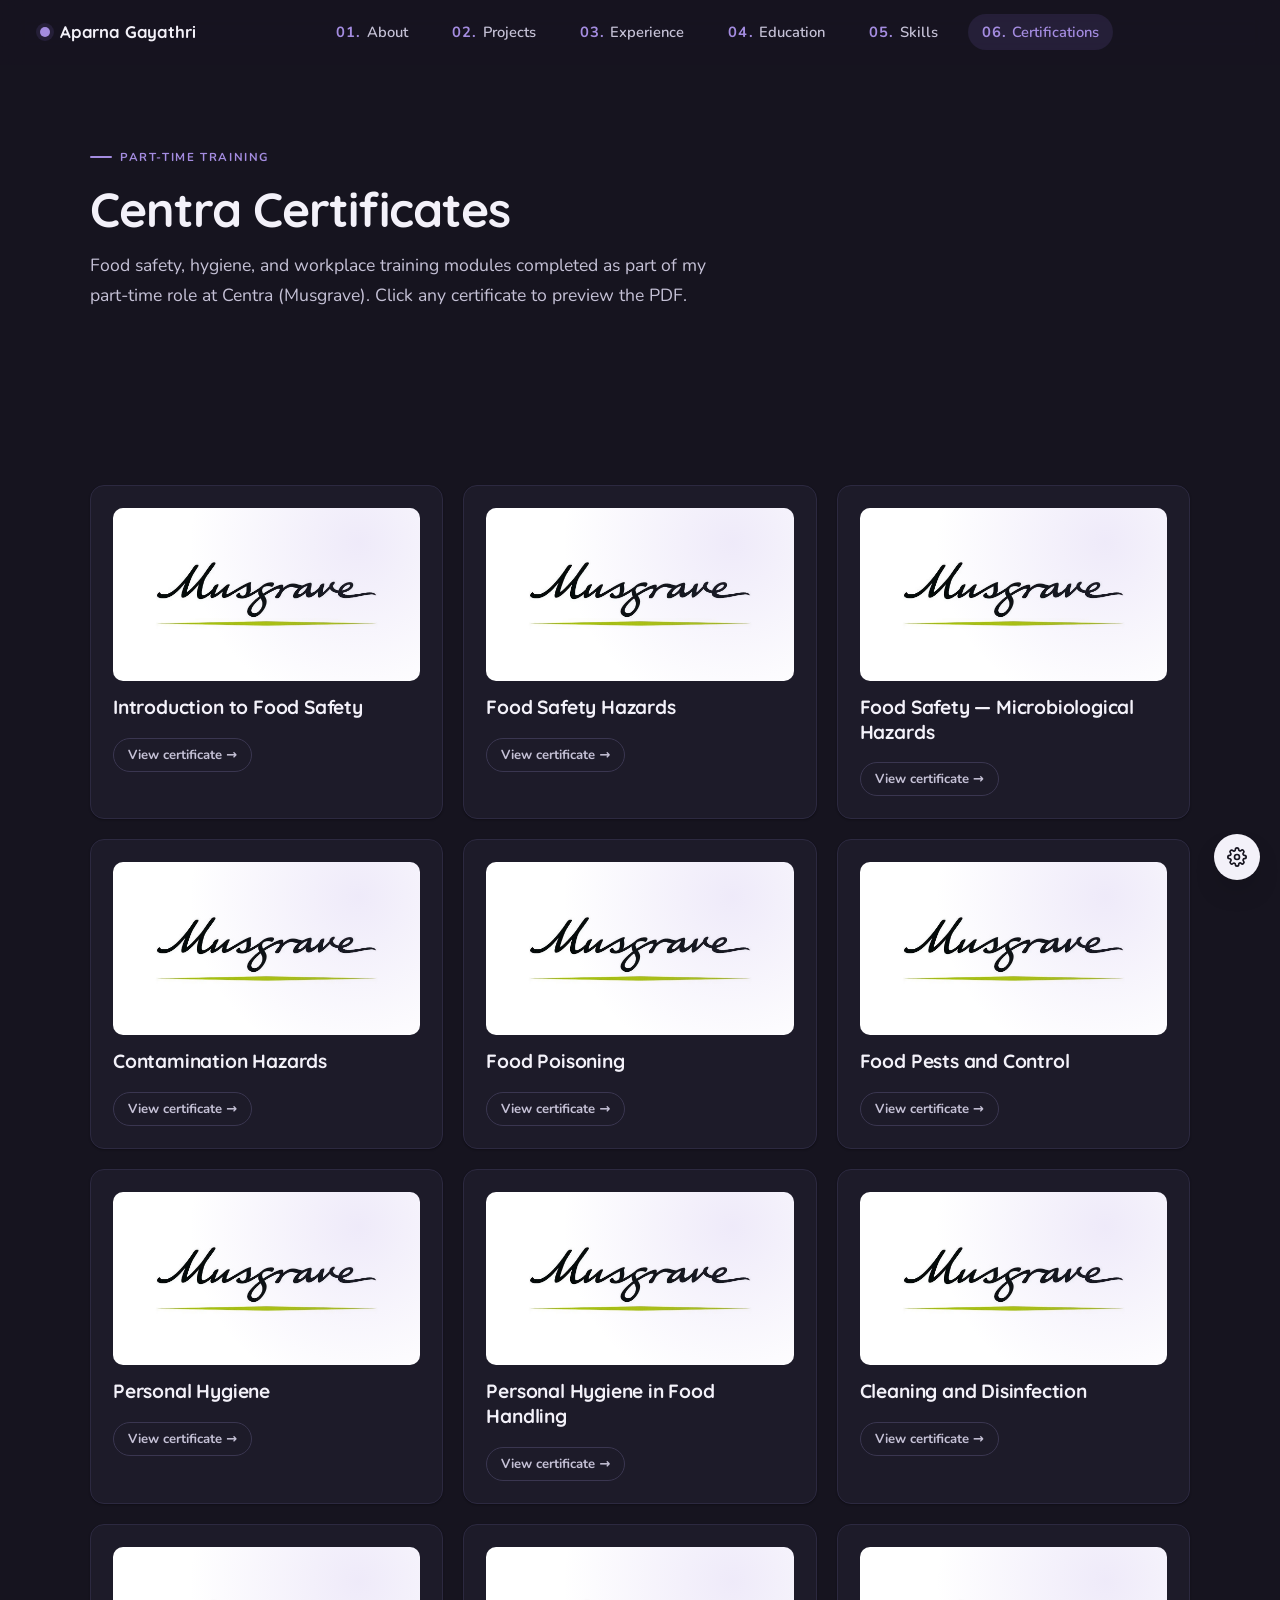
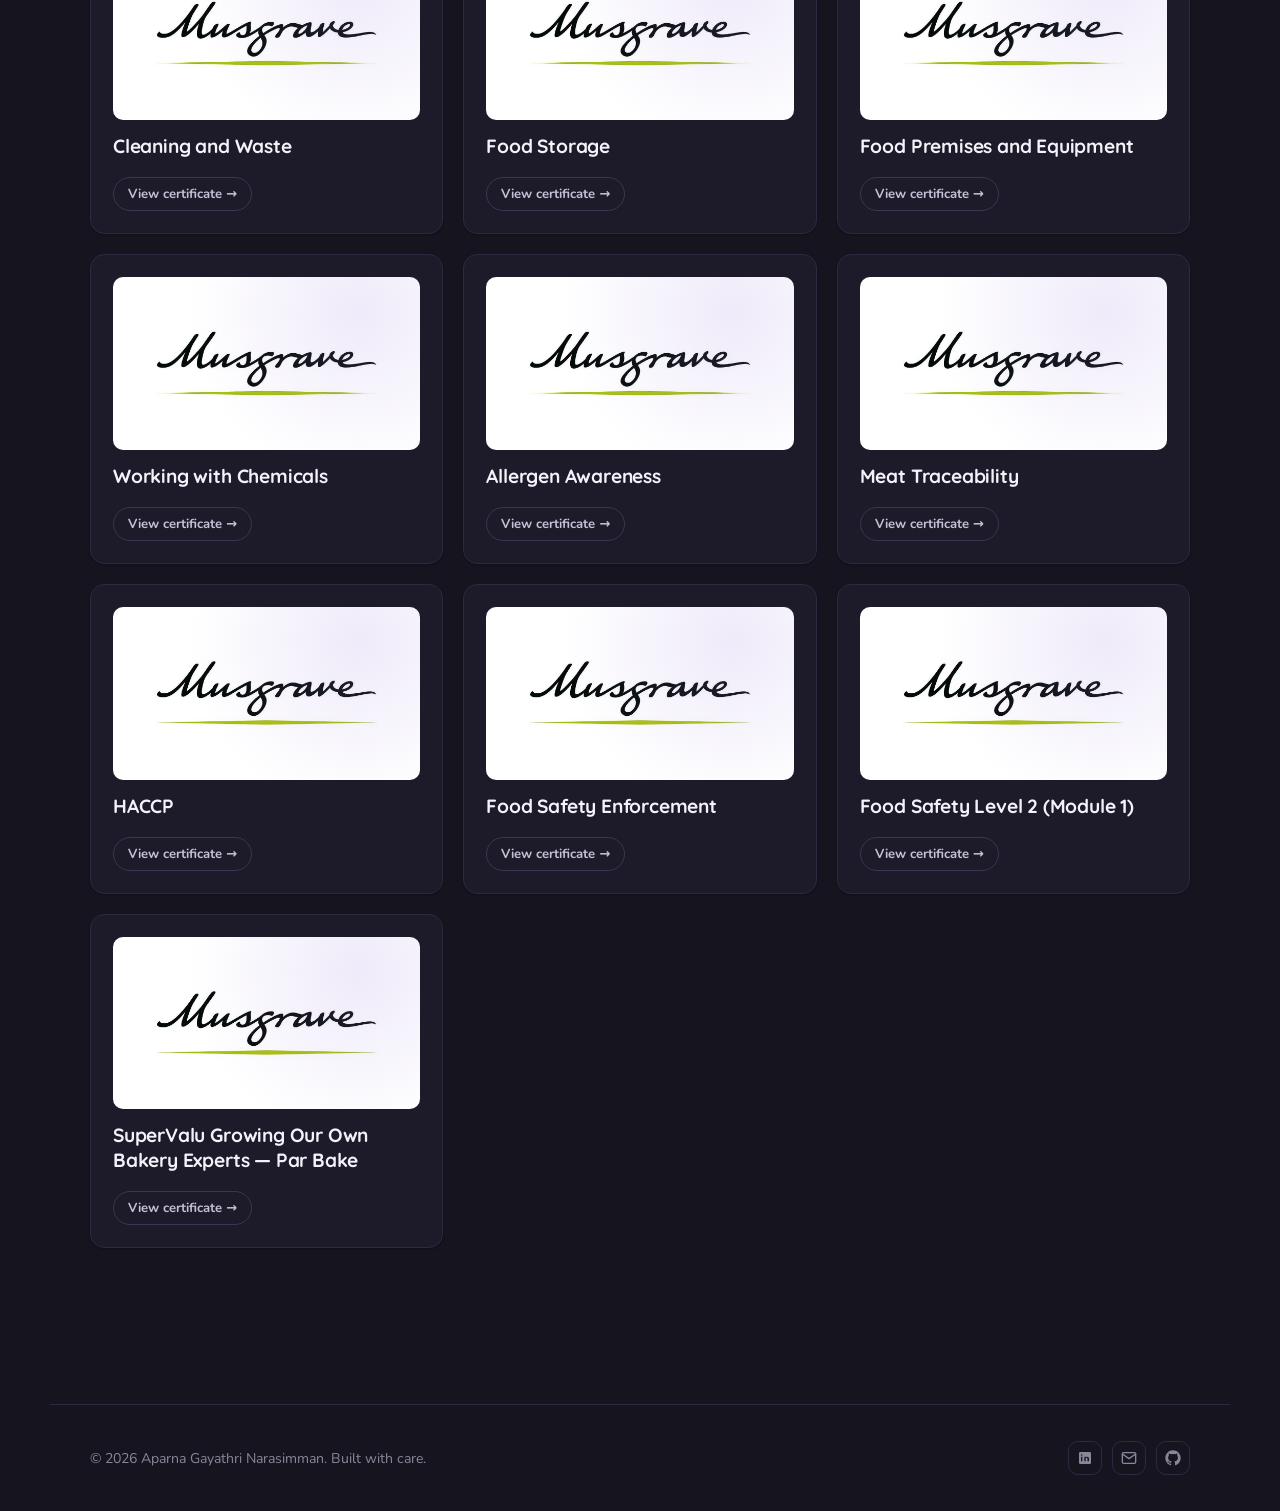
<file: centra-certificates.html>
<!doctype html>
<html lang="en">
<head>
<meta charset="utf-8" />
<meta name="viewport" content="width=device-width,initial-scale=1" />
<title>Centra Certificates - Aparna Gayathri Narasimman</title>
<meta name="description" content="Food safety and workplace training certifications completed as part of my part-time role at Centra (Musgrave)." />
<meta property="og:title" content="Centra Certificates — Aparna Gayathri Narasimman" />
<meta property="og:description" content="Food safety and workplace training certifications completed as part of my part-time role at Centra (Musgrave)." />
<link rel="icon" type="image/svg+xml" href="data:image/svg+xml,%3Csvg xmlns='http://www.w3.org/2000/svg' viewBox='0 0 32 32'%3E%3Crect width='32' height='32' rx='8' fill='%238b6fd7'/%3E%3Ctext x='50%25' y='55%25' font-family='Quicksand,sans-serif' font-size='16' font-weight='700' fill='white' text-anchor='middle' dominant-baseline='middle'%3EA%3C/text%3E%3C/svg%3E" />
<link rel="preconnect" href="https://fonts.googleapis.com" />
<link rel="preconnect" href="https://fonts.gstatic.com" crossorigin />
<link href="https://fonts.googleapis.com/css2?family=Quicksand:wght@400;500;600;700&family=Nunito:wght@400;500;600;700;800&display=swap" rel="stylesheet" />
<link rel="stylesheet" href="styles.css" />
</head>
<body>
<nav class="nav" id="nav">
  <a href="index.html" class="nav-logo" aria-label="Aparna Gayathri — home"><span class="dot"></span>Aparna Gayathri</a>
  <ul class="nav-links" id="navLinks">
    <li><a href="about.html" data-link="about">About</a></li>
    <li><a href="index.html#projects" data-link="projects">Projects</a></li>
    <li><a href="index.html#experience" data-link="experience">Experience</a></li>
    <li><a href="index.html#education" data-link="education">Education</a></li>
    <li><a href="index.html#skills" data-link="skills">Skills</a></li>
    <li><a href="index.html#certs" data-link="certs" class="active">Certifications</a></li>
  </ul>
  <button class="nav-toggle" id="navToggle" aria-label="Open menu" aria-expanded="false" aria-controls="navLinks"><svg viewBox="0 0 24 24" fill="none" stroke-width="2" stroke-linecap="round"><line x1="4" y1="7" x2="20" y2="7"/><line x1="4" y1="12" x2="20" y2="12"/><line x1="4" y1="17" x2="20" y2="17"/></svg></button>
</nav>
<section class="page-hero">
  <div class="eyebrow">Part-time training</div>
  <h1>Centra Certificates</h1>
  <p class="lede">Food safety, hygiene, and workplace training modules completed as part of my part-time role at Centra (Musgrave). Click any certificate to preview the PDF.</p>
</section>
<section class="section">
  <div class="grid reveal">
    <article class="card" data-id="introduction-to-food-safety">
      <div class="card-cover"><img src="assets/musgrave.jpg" alt="Musgrave" style="width:100%;height:100%;object-fit:cover;" /></div>
      <h3 class="card-title">Introduction to Food Safety</h3>
      <div class="card-actions">
        <button type="button" class="card-action cert-pdf-btn" data-pdf="https://drive.google.com/file/d/198Z6glxCIqYgNTaV64Y4EzHaqGTA4F_2/preview" data-pdf-title="Introduction to Food Safety">View certificate →</button>
      </div>
    </article>
    <article class="card" data-id="food-safety-hazards">
      <div class="card-cover"><img src="assets/musgrave.jpg" alt="Musgrave" style="width:100%;height:100%;object-fit:cover;" /></div>
      <h3 class="card-title">Food Safety Hazards</h3>
      <div class="card-actions">
        <button type="button" class="card-action cert-pdf-btn" data-pdf="https://drive.google.com/file/d/1XCeJ2AfAYpVL0uabx21_vpIiZxnBGXue/preview" data-pdf-title="Food Safety Hazards">View certificate →</button>
      </div>
    </article>
    <article class="card" data-id="food-safety-microbiological-hazards">
      <div class="card-cover"><img src="assets/musgrave.jpg" alt="Musgrave" style="width:100%;height:100%;object-fit:cover;" /></div>
      <h3 class="card-title">Food Safety — Microbiological Hazards</h3>
      <div class="card-actions">
        <button type="button" class="card-action cert-pdf-btn" data-pdf="https://drive.google.com/file/d/1lrXyxl9XS0vtawrc_ll2VFF2Nymwd-DI/preview" data-pdf-title="Food Safety — Microbiological Hazards">View certificate →</button>
      </div>
    </article>
    <article class="card" data-id="contamination-hazards">
      <div class="card-cover"><img src="assets/musgrave.jpg" alt="Musgrave" style="width:100%;height:100%;object-fit:cover;" /></div>
      <h3 class="card-title">Contamination Hazards</h3>
      <div class="card-actions">
        <button type="button" class="card-action cert-pdf-btn" data-pdf="https://drive.google.com/file/d/1DAJQqoyRrTA2kfr4XqSNEVTDnIuaMeU6/preview" data-pdf-title="Contamination Hazards">View certificate →</button>
      </div>
    </article>
    <article class="card" data-id="food-poisoning">
      <div class="card-cover"><img src="assets/musgrave.jpg" alt="Musgrave" style="width:100%;height:100%;object-fit:cover;" /></div>
      <h3 class="card-title">Food Poisoning</h3>
      <div class="card-actions">
        <button type="button" class="card-action cert-pdf-btn" data-pdf="https://drive.google.com/file/d/1cRr9mctVjh7VVpwvpmOsPl2zBngfZ6dp/preview" data-pdf-title="Food Poisoning">View certificate →</button>
      </div>
    </article>
    <article class="card" data-id="food-pests-and-control">
      <div class="card-cover"><img src="assets/musgrave.jpg" alt="Musgrave" style="width:100%;height:100%;object-fit:cover;" /></div>
      <h3 class="card-title">Food Pests and Control</h3>
      <div class="card-actions">
        <button type="button" class="card-action cert-pdf-btn" data-pdf="https://drive.google.com/file/d/1LQbMv7DJo3GR1TMwt_jUcEwvSdc6kwI5/preview" data-pdf-title="Food Pests and Control">View certificate →</button>
      </div>
    </article>
    <article class="card" data-id="personal-hygiene">
      <div class="card-cover"><img src="assets/musgrave.jpg" alt="Musgrave" style="width:100%;height:100%;object-fit:cover;" /></div>
      <h3 class="card-title">Personal Hygiene</h3>
      <div class="card-actions">
        <button type="button" class="card-action cert-pdf-btn" data-pdf="https://drive.google.com/file/d/1ElrkmfWG3gl1LRXgP22RRHM9d2E9thEF/preview" data-pdf-title="Personal Hygiene">View certificate →</button>
      </div>
    </article>
    <article class="card" data-id="personal-hygiene-in-food-handling">
      <div class="card-cover"><img src="assets/musgrave.jpg" alt="Musgrave" style="width:100%;height:100%;object-fit:cover;" /></div>
      <h3 class="card-title">Personal Hygiene in Food Handling</h3>
      <div class="card-actions">
        <button type="button" class="card-action cert-pdf-btn" data-pdf="https://drive.google.com/file/d/1zZfiBIX_mNwYzBYtkgCPSinGF6X876ju/preview" data-pdf-title="Personal Hygiene in Food Handling">View certificate →</button>
      </div>
    </article>
    <article class="card" data-id="cleaning-and-disinfection">
      <div class="card-cover"><img src="assets/musgrave.jpg" alt="Musgrave" style="width:100%;height:100%;object-fit:cover;" /></div>
      <h3 class="card-title">Cleaning and Disinfection</h3>
      <div class="card-actions">
        <button type="button" class="card-action cert-pdf-btn" data-pdf="https://drive.google.com/file/d/13lkO3-egUhB78XpxfNlqCizJA_p0fvLN/preview" data-pdf-title="Cleaning and Disinfection">View certificate →</button>
      </div>
    </article>
    <article class="card" data-id="cleaning-and-waste">
      <div class="card-cover"><img src="assets/musgrave.jpg" alt="Musgrave" style="width:100%;height:100%;object-fit:cover;" /></div>
      <h3 class="card-title">Cleaning and Waste</h3>
      <div class="card-actions">
        <button type="button" class="card-action cert-pdf-btn" data-pdf="https://drive.google.com/file/d/177NJ-SVFxEO47zDE2oqO8JRpwsNT3Lgg/preview" data-pdf-title="Cleaning and Waste">View certificate →</button>
      </div>
    </article>
    <article class="card" data-id="food-storage">
      <div class="card-cover"><img src="assets/musgrave.jpg" alt="Musgrave" style="width:100%;height:100%;object-fit:cover;" /></div>
      <h3 class="card-title">Food Storage</h3>
      <div class="card-actions">
        <button type="button" class="card-action cert-pdf-btn" data-pdf="https://drive.google.com/file/d/1e315aU_cppeni4H-9bRt22kYlEcgRonZ/preview" data-pdf-title="Food Storage">View certificate →</button>
      </div>
    </article>
    <article class="card" data-id="food-premises-and-equipment">
      <div class="card-cover"><img src="assets/musgrave.jpg" alt="Musgrave" style="width:100%;height:100%;object-fit:cover;" /></div>
      <h3 class="card-title">Food Premises and Equipment</h3>
      <div class="card-actions">
        <button type="button" class="card-action cert-pdf-btn" data-pdf="https://drive.google.com/file/d/1CM3ujwxaAjNDvsUDqkRqxQ2jwU0DH_2M/preview" data-pdf-title="Food Premises and Equipment">View certificate →</button>
      </div>
    </article>
    <article class="card" data-id="working-with-chemicals">
      <div class="card-cover"><img src="assets/musgrave.jpg" alt="Musgrave" style="width:100%;height:100%;object-fit:cover;" /></div>
      <h3 class="card-title">Working with Chemicals</h3>
      <div class="card-actions">
        <button type="button" class="card-action cert-pdf-btn" data-pdf="https://drive.google.com/file/d/1QIRjOiXkYEIiNm2OQBuoCe7Zq6fKRR-L/preview" data-pdf-title="Working with Chemicals">View certificate →</button>
      </div>
    </article>
    <article class="card" data-id="allergen-awareness">
      <div class="card-cover"><img src="assets/musgrave.jpg" alt="Musgrave" style="width:100%;height:100%;object-fit:cover;" /></div>
      <h3 class="card-title">Allergen Awareness</h3>
      <div class="card-actions">
        <button type="button" class="card-action cert-pdf-btn" data-pdf="https://drive.google.com/file/d/1n7hbmkxtvbKxDKcj7008YMNr4DbqNUi4/preview" data-pdf-title="Allergen Awareness">View certificate →</button>
      </div>
    </article>
    <article class="card" data-id="meat-traceability">
      <div class="card-cover"><img src="assets/musgrave.jpg" alt="Musgrave" style="width:100%;height:100%;object-fit:cover;" /></div>
      <h3 class="card-title">Meat Traceability</h3>
      <div class="card-actions">
        <button type="button" class="card-action cert-pdf-btn" data-pdf="https://drive.google.com/file/d/1T14kmcpuw1m7_MgMPl3jtDo7EiK4FJcP/preview" data-pdf-title="Meat Traceability">View certificate →</button>
      </div>
    </article>
    <article class="card" data-id="haccp">
      <div class="card-cover"><img src="assets/musgrave.jpg" alt="Musgrave" style="width:100%;height:100%;object-fit:cover;" /></div>
      <h3 class="card-title">HACCP</h3>
      <div class="card-actions">
        <button type="button" class="card-action cert-pdf-btn" data-pdf="https://drive.google.com/file/d/1xYrUwFPHm60jmXwJhDDaxHzfa8ULoOJq/preview" data-pdf-title="HACCP">View certificate →</button>
      </div>
    </article>
    <article class="card" data-id="food-safety-enforcement">
      <div class="card-cover"><img src="assets/musgrave.jpg" alt="Musgrave" style="width:100%;height:100%;object-fit:cover;" /></div>
      <h3 class="card-title">Food Safety Enforcement</h3>
      <div class="card-actions">
        <button type="button" class="card-action cert-pdf-btn" data-pdf="https://drive.google.com/file/d/1vLWZFG0gHA6IKOO6-MtfNGfMvPW-22ig/preview" data-pdf-title="Food Safety Enforcement">View certificate →</button>
      </div>
    </article>
    <article class="card" data-id="food-safety-level-2-m1">
      <div class="card-cover"><img src="assets/musgrave.jpg" alt="Musgrave" style="width:100%;height:100%;object-fit:cover;" /></div>
      <h3 class="card-title">Food Safety Level 2 (Module 1)</h3>
      <div class="card-actions">
        <button type="button" class="card-action cert-pdf-btn" data-pdf="https://drive.google.com/file/d/16IsbuFeLC94yZaeA131rnpu5ITJrH5h9/preview" data-pdf-title="Food Safety Level 2 (Module 1)">View certificate →</button>
      </div>
    </article>
    <article class="card" data-id="supervalu-par-bake">
      <div class="card-cover"><img src="assets/musgrave.jpg" alt="Musgrave" style="width:100%;height:100%;object-fit:cover;" /></div>
      <h3 class="card-title">SuperValu Growing Our Own Bakery Experts — Par Bake</h3>
      <div class="card-actions">
        <button type="button" class="card-action cert-pdf-btn" data-pdf="https://drive.google.com/file/d/1KgAKbVkymdVJjpkmVKd7KlTWwzW8frvu/preview" data-pdf-title="SuperValu Growing Our Own Bakery Experts — Par Bake">View certificate →</button>
      </div>
    </article>
  </div>
</section>
<footer class="footer">
  <div>© <span id="year"></span> Aparna Gayathri Narasimman. Built with care.</div>
  <div class="footer-socials">
    <a href="https://in.linkedin.com/in/aparna-gayathri-narasimman" target="_blank" rel="noopener" aria-label="LinkedIn"><svg viewBox="0 0 24 24" fill="currentColor"><path d="M19 3a2 2 0 0 1 2 2v14a2 2 0 0 1-2 2H5a2 2 0 0 1-2-2V5a2 2 0 0 1 2-2h14zM8 17V10H6v7h2zM7 8.7a1.2 1.2 0 1 0 0-2.4 1.2 1.2 0 0 0 0 2.4zM18 17v-3.8c0-2-1.1-3-2.7-3-1.3 0-1.9.7-2.3 1.2V10h-2v7h2v-3.9c0-.2 0-.4.1-.6.2-.5.6-1 1.3-1 .9 0 1.3.7 1.3 1.7V17h2.3z"/></svg></a>
    <a href="mailto:aparnagayathri.work@gmail.com" aria-label="Email"><svg viewBox="0 0 24 24" fill="none" stroke="currentColor" stroke-width="2" stroke-linecap="round" stroke-linejoin="round"><path d="M4 4h16c1.1 0 2 .9 2 2v12c0 1.1-.9 2-2 2H4c-1.1 0-2-.9-2-2V6c0-1.1.9-2 2-2z"/><polyline points="22,6 12,13 2,6"/></svg></a>
    <a href="#" aria-label="GitHub"><svg viewBox="0 0 24 24" fill="currentColor"><path d="M12 .5C5.65.5.5 5.65.5 12c0 5.08 3.29 9.39 7.86 10.91.58.11.79-.25.79-.55v-1.95c-3.2.7-3.87-1.54-3.87-1.54-.52-1.33-1.28-1.68-1.28-1.68-1.05-.71.08-.7.08-.7 1.16.08 1.77 1.19 1.77 1.19 1.03 1.76 2.7 1.25 3.36.96.1-.75.4-1.25.73-1.54-2.56-.29-5.25-1.28-5.25-5.71 0-1.26.45-2.29 1.19-3.1-.12-.29-.52-1.47.11-3.06 0 0 .97-.31 3.18 1.18.92-.26 1.91-.39 2.9-.39s1.98.13 2.9.39c2.21-1.49 3.18-1.18 3.18-1.18.63 1.59.23 2.77.11 3.06.74.81 1.19 1.84 1.19 3.1 0 4.44-2.7 5.42-5.27 5.7.41.36.78 1.06.78 2.14v3.17c0 .31.21.67.8.55C20.21 21.39 23.5 17.08 23.5 12 23.5 5.65 18.35.5 12 .5z"/></svg></a>
  </div>
</footer><div class="toolbar" id="toolbar">
  <div class="toolbar-panel">
    <div class="tb-title">Theme tweaks</div>
    <p class="tb-sub">Adjust accent and feel — saved to your browser.</p>
    <div class="tb-group">
      <div class="tb-label">Accent</div>
      <div class="tb-swatches">
        <button class="tb-swatch" data-accent="lavender" aria-label="Lavender"></button>
        <button class="tb-swatch" data-accent="royal" aria-label="Royal"></button>
        <button class="tb-swatch" data-accent="mauve" aria-label="Mauve"></button>
        <button class="tb-swatch" data-accent="twilight" aria-label="Twilight"></button>
      </div>
    </div>
    <div class="tb-group"><div class="tb-toggle-row"><span>Dark mode</span><button class="switch" id="darkSwitch" aria-label="Toggle dark mode"></button></div></div>
    <div class="tb-group"><div class="tb-toggle-row"><span>Hero shapes</span><button class="switch" id="shapesSwitch" aria-label="Toggle hero shapes"></button></div></div>
    <div class="tb-group">
      <div class="tb-label">Card style</div>
      <div class="tb-seg">
        <button data-cards="elevated">Elevated</button>
        <button data-cards="bordered">Bordered</button>
      </div>
    </div>
  </div>
  <button class="toolbar-toggle" id="toolbarToggle" aria-label="Theme tweaks"><svg viewBox="0 0 24 24" fill="none" stroke="currentColor" stroke-width="2" stroke-linecap="round" stroke-linejoin="round"><circle cx="12" cy="12" r="3"/><path d="M19.4 15a1.65 1.65 0 0 0 .33 1.82l.06.06a2 2 0 0 1-2.83 2.83l-.06-.06a1.65 1.65 0 0 0-1.82-.33 1.65 1.65 0 0 0-1 1.51V21a2 2 0 0 1-4 0v-.09a1.65 1.65 0 0 0-1-1.51 1.65 1.65 0 0 0-1.82.33l-.06.06a2 2 0 0 1-2.83-2.83l.06-.06a1.65 1.65 0 0 0 .33-1.82 1.65 1.65 0 0 0-1.51-1H3a2 2 0 0 1 0-4h.09a1.65 1.65 0 0 0 1.51-1 1.65 1.65 0 0 0-.33-1.82l-.06-.06a2 2 0 0 1 2.83-2.83l.06.06a1.65 1.65 0 0 0 1.82.33H9a1.65 1.65 0 0 0 1-1.51V3a2 2 0 0 1 4 0v.09a1.65 1.65 0 0 0 1 1.51 1.65 1.65 0 0 0 1.82-.33l.06-.06a2 2 0 0 1 2.83 2.83l-.06.06a1.65 1.65 0 0 0-.33 1.82V9a1.65 1.65 0 0 0 1.51 1H21a2 2 0 0 1 0 4h-.09a1.65 1.65 0 0 0-1.51 1z"/></svg></button>
</div>
<div class="cert-modal-overlay" id="certModal" hidden>
  <div class="cert-modal-backdrop" data-cert-modal-close></div>
  <div class="cert-modal" role="dialog" aria-modal="true" aria-labelledby="certModalTitle">
    <div class="cert-modal-head">
      <h3 id="certModalTitle">Certificate</h3>
      <button type="button" class="cert-modal-close" id="certModalClose" data-cert-modal-close aria-label="Close">
        <svg viewBox="0 0 24 24" fill="none" stroke="currentColor" stroke-width="2" stroke-linecap="round"><line x1="6" y1="6" x2="18" y2="18"/><line x1="18" y1="6" x2="6" y2="18"/></svg>
      </button>
    </div>
    <div class="cert-modal-body">
      <div class="cert-modal-frame-wrap">
        <iframe id="certModalFrame" class="cert-modal-frame" title="Certificate preview" loading="lazy"></iframe>
      </div>
    </div>
    <div class="cert-modal-foot">
      <a id="certModalOpenLink" class="card-action" href="#" target="_blank" rel="noopener">Open in new tab ↗</a>
    </div>
  </div>
</div>
<script src="tech-icons.js"></script>
<script src="app.js"></script>
</body>
</html>
</file>
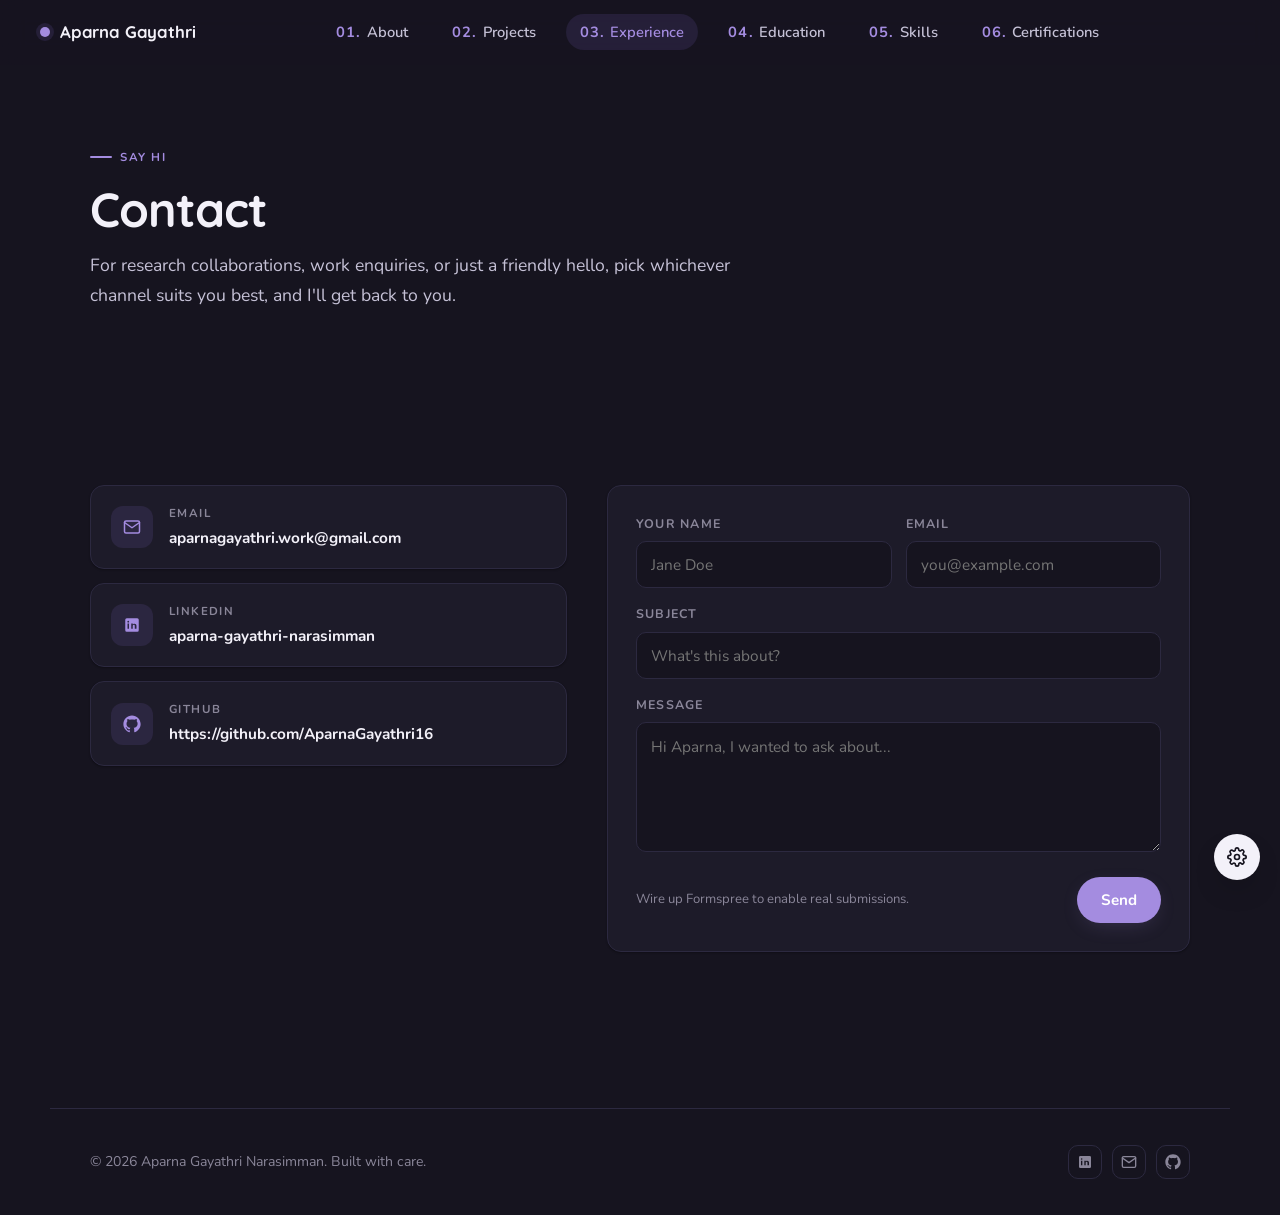
<file: contact.html>
<!doctype html>
<html lang="en">
<head>
<meta charset="utf-8" />
<meta name="viewport" content="width=device-width,initial-scale=1" />
<title>Contact — Aparna Gayathri Narasimman</title>
<meta name="description" content="Get in touch — email, LinkedIn, or send a message." />
<meta property="og:title" content="Contact — Aparna Gayathri Narasimman" />
<meta property="og:description" content="Get in touch — email, LinkedIn, or send a message." />
<link rel="icon" type="image/svg+xml" href="data:image/svg+xml,%3Csvg xmlns='http://www.w3.org/2000/svg' viewBox='0 0 32 32'%3E%3Crect width='32' height='32' rx='8' fill='%238b6fd7'/%3E%3Ctext x='50%25' y='55%25' font-family='Quicksand,sans-serif' font-size='16' font-weight='700' fill='white' text-anchor='middle' dominant-baseline='middle'%3EA%3C/text%3E%3C/svg%3E" />
<link rel="preconnect" href="https://fonts.googleapis.com" />
<link rel="preconnect" href="https://fonts.gstatic.com" crossorigin />
<link href="https://fonts.googleapis.com/css2?family=Quicksand:wght@400;500;600;700&family=Nunito:wght@400;500;600;700;800&display=swap" rel="stylesheet" />
<link rel="stylesheet" href="styles.css" />
</head>
<body>
<nav class="nav" id="nav">
  <a href="index.html" class="nav-logo" aria-label="Aparna Gayathri — home"><span class="dot"></span>Aparna Gayathri</a>
  <ul class="nav-links" id="navLinks">
    <li><a href="about.html" data-link="about">About</a></li>
    <li><a href="index.html#projects" data-link="projects">Projects</a></li>
    <li><a href="index.html#experience" data-link="experience" class="active">Experience</a></li>
    <li><a href="index.html#education" data-link="education">Education</a></li>
    <li><a href="index.html#skills" data-link="skills">Skills</a></li>
    <li><a href="index.html#certs" data-link="certs">Certifications</a></li>
  </ul>
  <button class="nav-toggle" id="navToggle" aria-label="Open menu" aria-expanded="false" aria-controls="navLinks"><svg viewBox="0 0 24 24" fill="none" stroke-width="2" stroke-linecap="round"><line x1="4" y1="7" x2="20" y2="7"/><line x1="4" y1="12" x2="20" y2="12"/><line x1="4" y1="17" x2="20" y2="17"/></svg></button>
</nav>
<section class="page-hero">
  <div class="eyebrow">Say hi</div>
  <h1>Contact</h1>
  <p class="lede">For research collaborations, work enquiries, or just a friendly hello, pick whichever channel suits you best, and I'll get back to you.</p>
</section>
<section class="section">
  <div class="contact reveal">
    <div class="contact-cards">
      <a class="contact-card" href="mailto:aparnagayathri.work@gmail.com">
        <div class="ico"><svg viewBox="0 0 24 24" fill="none" stroke="currentColor" stroke-width="2" stroke-linecap="round" stroke-linejoin="round"><path d="M4 4h16c1.1 0 2 .9 2 2v12c0 1.1-.9 2-2 2H4c-1.1 0-2-.9-2-2V6c0-1.1.9-2 2-2z"/><polyline points="22,6 12,13 2,6"/></svg></div>
        <div><div class="label">Email</div><div class="value">aparnagayathri.work@gmail.com</div></div>
      </a>
      <a class="contact-card" href="https://in.linkedin.com/in/aparna-gayathri-narasimman" target="_blank" rel="noopener">
        <div class="ico"><svg viewBox="0 0 24 24" fill="currentColor"><path d="M19 3a2 2 0 0 1 2 2v14a2 2 0 0 1-2 2H5a2 2 0 0 1-2-2V5a2 2 0 0 1 2-2h14zM8 17V10H6v7h2zM7 8.7a1.2 1.2 0 1 0 0-2.4 1.2 1.2 0 0 0 0 2.4zM18 17v-3.8c0-2-1.1-3-2.7-3-1.3 0-1.9.7-2.3 1.2V10h-2v7h2v-3.9c0-.2 0-.4.1-.6.2-.5.6-1 1.3-1 .9 0 1.3.7 1.3 1.7V17h2.3z"/></svg></div>
        <div><div class="label">LinkedIn</div><div class="value">aparna-gayathri-narasimman</div></div>
      </a>
      <a class="contact-card" href="https://github.com/AparnaGayathri16">
        <div class="ico"><svg viewBox="0 0 24 24" fill="currentColor"><path d="M12 .5C5.65.5.5 5.65.5 12c0 5.08 3.29 9.39 7.86 10.91.58.11.79-.25.79-.55v-1.95c-3.2.7-3.87-1.54-3.87-1.54-.52-1.33-1.28-1.68-1.28-1.68-1.05-.71.08-.7.08-.7 1.16.08 1.77 1.19 1.77 1.19 1.03 1.76 2.7 1.25 3.36.96.1-.75.4-1.25.73-1.54-2.56-.29-5.25-1.28-5.25-5.71 0-1.26.45-2.29 1.19-3.1-.12-.29-.52-1.47.11-3.06 0 0 .97-.31 3.18 1.18.92-.26 1.91-.39 2.9-.39s1.98.13 2.9.39c2.21-1.49 3.18-1.18 3.18-1.18.63 1.59.23 2.77.11 3.06.74.81 1.19 1.84 1.19 3.1 0 4.44-2.7 5.42-5.27 5.7.41.36.78 1.06.78 2.14v3.17c0 .31.21.67.8.55C20.21 21.39 23.5 17.08 23.5 12 23.5 5.65 18.35.5 12 .5z"/></svg></div>
        <div><div class="label">GitHub</div><div class="value">https://github.com/AparnaGayathri16</div></div>
      </a>
    </div>
    <div class="contact-form">
      <div class="field row">
        <div><label for="name">Your name</label><input id="name" type="text" placeholder="Jane Doe" /></div>
        <div><label for="email">Email</label><input id="email" type="email" placeholder="you@example.com" /></div>
      </div>
      <div class="field"><label for="subj">Subject</label><input id="subj" type="text" placeholder="What's this about?" /></div>
      <div class="field"><label for="msg">Message</label><textarea id="msg" placeholder="Hi Aparna, I wanted to ask about..."></textarea></div>
      <div class="form-actions">
        <span class="form-note">Wire up Formspree to enable real submissions.</span>
        <button class="btn btn-primary" type="button" id="sendBtn">Send</button>
      </div>
    </div>
  </div>
</section>
<footer class="footer">
  <div>© <span id="year"></span> Aparna Gayathri Narasimman. Built with care.</div>
  <div class="footer-socials">
    <a href="https://in.linkedin.com/in/aparna-gayathri-narasimman" target="_blank" rel="noopener" aria-label="LinkedIn"><svg viewBox="0 0 24 24" fill="currentColor"><path d="M19 3a2 2 0 0 1 2 2v14a2 2 0 0 1-2 2H5a2 2 0 0 1-2-2V5a2 2 0 0 1 2-2h14zM8 17V10H6v7h2zM7 8.7a1.2 1.2 0 1 0 0-2.4 1.2 1.2 0 0 0 0 2.4zM18 17v-3.8c0-2-1.1-3-2.7-3-1.3 0-1.9.7-2.3 1.2V10h-2v7h2v-3.9c0-.2 0-.4.1-.6.2-.5.6-1 1.3-1 .9 0 1.3.7 1.3 1.7V17h2.3z"/></svg></a>
    <a href="mailto:contact@example.com" aria-label="Email"><svg viewBox="0 0 24 24" fill="none" stroke="currentColor" stroke-width="2" stroke-linecap="round" stroke-linejoin="round"><path d="M4 4h16c1.1 0 2 .9 2 2v12c0 1.1-.9 2-2 2H4c-1.1 0-2-.9-2-2V6c0-1.1.9-2 2-2z"/><polyline points="22,6 12,13 2,6"/></svg></a>
    <a href="#" aria-label="GitHub"><svg viewBox="0 0 24 24" fill="currentColor"><path d="M12 .5C5.65.5.5 5.65.5 12c0 5.08 3.29 9.39 7.86 10.91.58.11.79-.25.79-.55v-1.95c-3.2.7-3.87-1.54-3.87-1.54-.52-1.33-1.28-1.68-1.28-1.68-1.05-.71.08-.7.08-.7 1.16.08 1.77 1.19 1.77 1.19 1.03 1.76 2.7 1.25 3.36.96.1-.75.4-1.25.73-1.54-2.56-.29-5.25-1.28-5.25-5.71 0-1.26.45-2.29 1.19-3.1-.12-.29-.52-1.47.11-3.06 0 0 .97-.31 3.18 1.18.92-.26 1.91-.39 2.9-.39s1.98.13 2.9.39c2.21-1.49 3.18-1.18 3.18-1.18.63 1.59.23 2.77.11 3.06.74.81 1.19 1.84 1.19 3.1 0 4.44-2.7 5.42-5.27 5.7.41.36.78 1.06.78 2.14v3.17c0 .31.21.67.8.55C20.21 21.39 23.5 17.08 23.5 12 23.5 5.65 18.35.5 12 .5z"/></svg></a>
  </div>
</footer><div class="toolbar" id="toolbar">
  <div class="toolbar-panel">
    <div class="tb-title">Theme tweaks</div>
    <p class="tb-sub">Adjust accent and feel — saved to your browser.</p>
    <div class="tb-group">
      <div class="tb-label">Accent</div>
      <div class="tb-swatches">
        <button class="tb-swatch" data-accent="lavender" aria-label="Lavender"></button>
        <button class="tb-swatch" data-accent="royal" aria-label="Royal"></button>
        <button class="tb-swatch" data-accent="mauve" aria-label="Mauve"></button>
        <button class="tb-swatch" data-accent="twilight" aria-label="Twilight"></button>
      </div>
    </div>
    <div class="tb-group"><div class="tb-toggle-row"><span>Dark mode</span><button class="switch" id="darkSwitch" aria-label="Toggle dark mode"></button></div></div>
    <div class="tb-group"><div class="tb-toggle-row"><span>Hero shapes</span><button class="switch" id="shapesSwitch" aria-label="Toggle hero shapes"></button></div></div>
    <div class="tb-group">
      <div class="tb-label">Card style</div>
      <div class="tb-seg">
        <button data-cards="elevated">Elevated</button>
        <button data-cards="bordered">Bordered</button>
      </div>
    </div>
  </div>
  <button class="toolbar-toggle" id="toolbarToggle" aria-label="Theme tweaks"><svg viewBox="0 0 24 24" fill="none" stroke="currentColor" stroke-width="2" stroke-linecap="round" stroke-linejoin="round"><circle cx="12" cy="12" r="3"/><path d="M19.4 15a1.65 1.65 0 0 0 .33 1.82l.06.06a2 2 0 0 1-2.83 2.83l-.06-.06a1.65 1.65 0 0 0-1.82-.33 1.65 1.65 0 0 0-1 1.51V21a2 2 0 0 1-4 0v-.09a1.65 1.65 0 0 0-1-1.51 1.65 1.65 0 0 0-1.82.33l-.06.06a2 2 0 0 1-2.83-2.83l.06-.06a1.65 1.65 0 0 0 .33-1.82 1.65 1.65 0 0 0-1.51-1H3a2 2 0 0 1 0-4h.09a1.65 1.65 0 0 0 1.51-1 1.65 1.65 0 0 0-.33-1.82l-.06-.06a2 2 0 0 1 2.83-2.83l.06.06a1.65 1.65 0 0 0 1.82.33H9a1.65 1.65 0 0 0 1-1.51V3a2 2 0 0 1 4 0v.09a1.65 1.65 0 0 0 1 1.51 1.65 1.65 0 0 0 1.82-.33l.06-.06a2 2 0 0 1 2.83 2.83l-.06.06a1.65 1.65 0 0 0-.33 1.82V9a1.65 1.65 0 0 0 1.51 1H21a2 2 0 0 1 0 4h-.09a1.65 1.65 0 0 0-1.51 1z"/></svg></button>
</div>
<script src="tech-icons.js"></script>
<script src="app.js"></script>
</body>
</html>
</file>
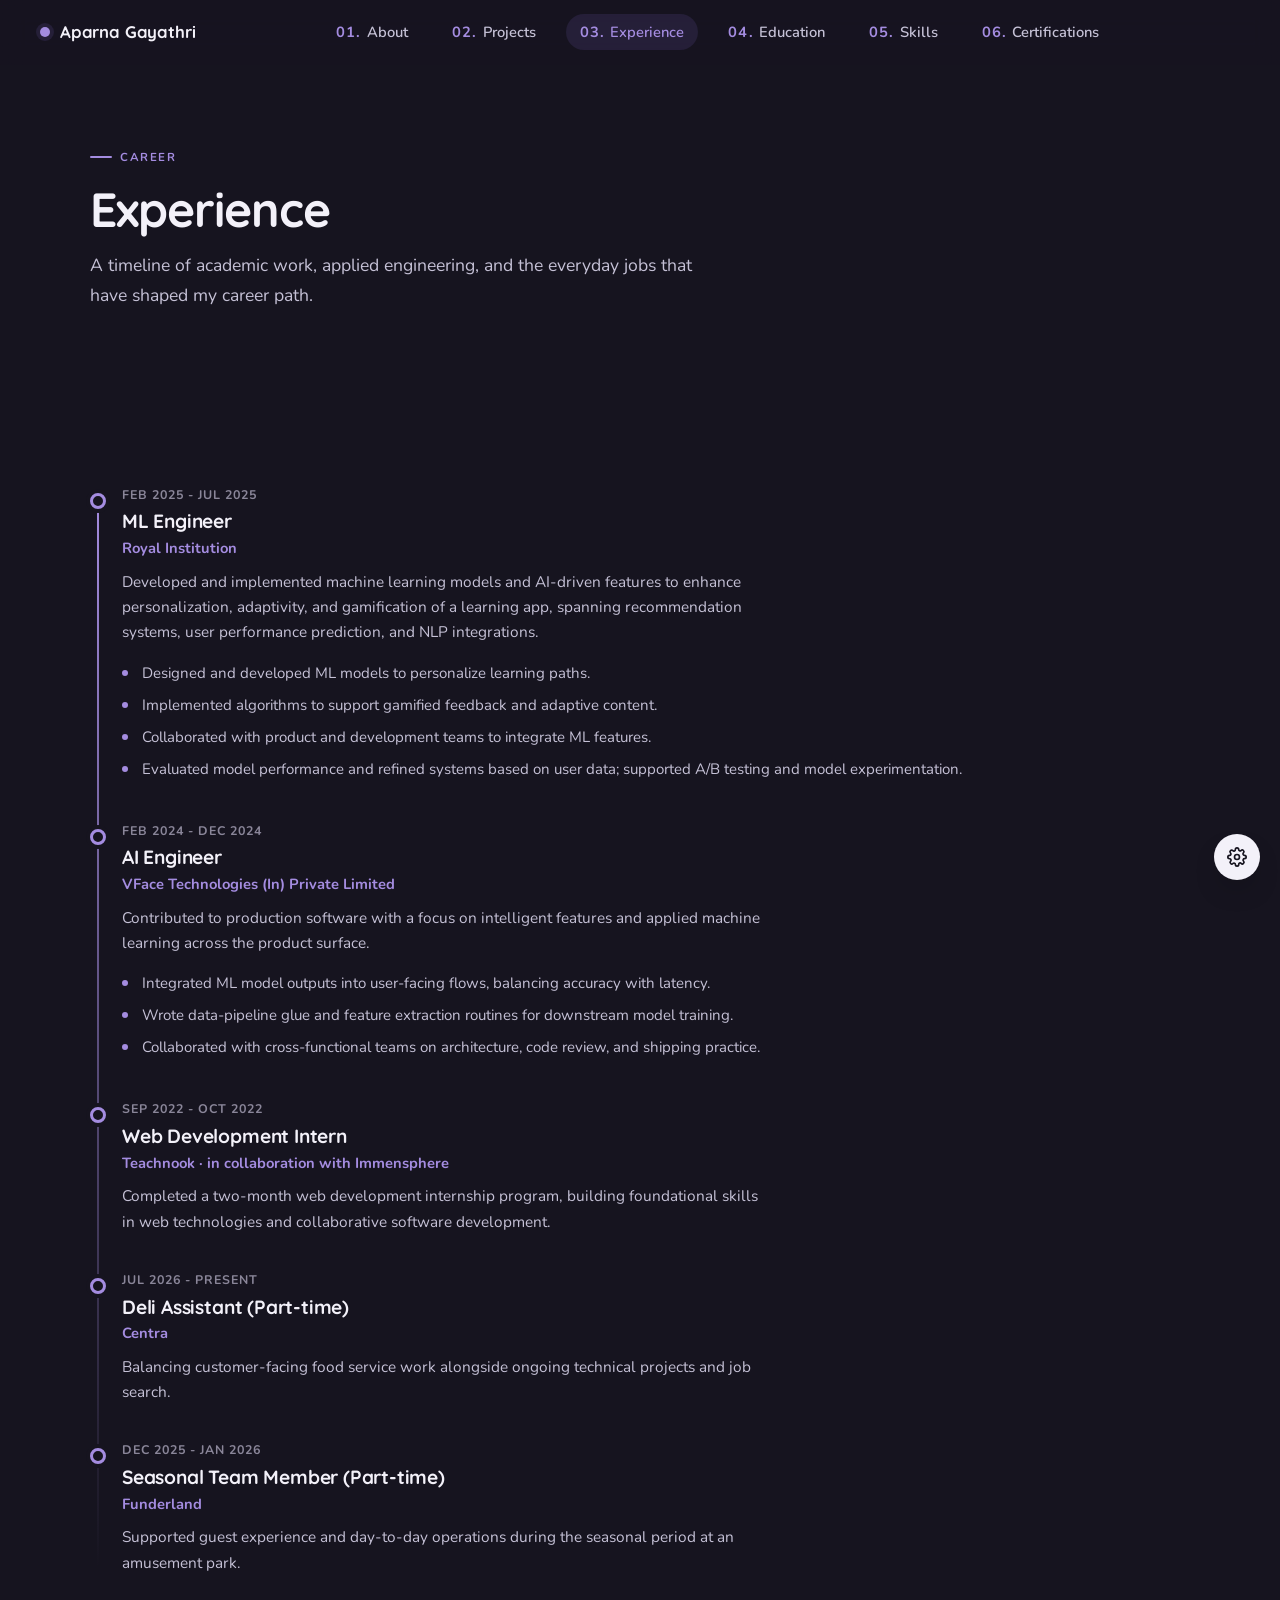
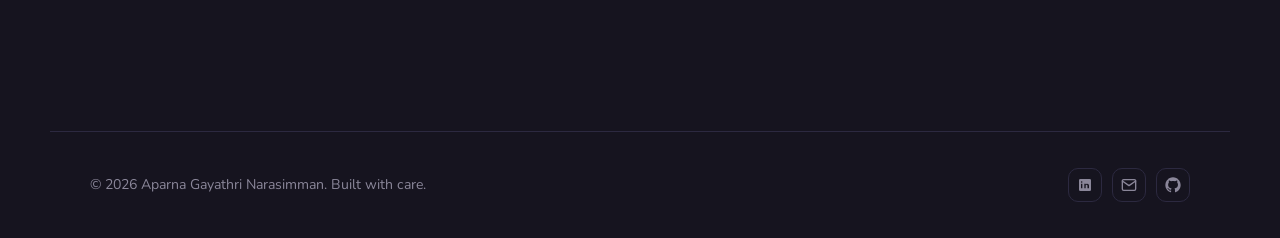
<file: experience.html>
<!doctype html>
<html lang="en">
<head>
<meta charset="utf-8" />
<meta name="viewport" content="width=device-width,initial-scale=1" />
<title>Experience - Aparna Gayathri Narasimman</title>
<meta name="description" content="Career timeline: academic work, applied engineering, and intelligent-systems projects." />
<meta property="og:title" content="Experience — Aparna Gayathri Narasimman" />
<meta property="og:description" content="Career timeline: academic work, applied engineering, and intelligent-systems projects." />
<link rel="icon" type="image/svg+xml" href="data:image/svg+xml,%3Csvg xmlns='http://www.w3.org/2000/svg' viewBox='0 0 32 32'%3E%3Crect width='32' height='32' rx='8' fill='%238b6fd7'/%3E%3Ctext x='50%25' y='55%25' font-family='Quicksand,sans-serif' font-size='16' font-weight='700' fill='white' text-anchor='middle' dominant-baseline='middle'%3EA%3C/text%3E%3C/svg%3E" />
<link rel="preconnect" href="https://fonts.googleapis.com" />
<link rel="preconnect" href="https://fonts.gstatic.com" crossorigin />
<link href="https://fonts.googleapis.com/css2?family=Quicksand:wght@400;500;600;700&family=Nunito:wght@400;500;600;700;800&display=swap" rel="stylesheet" />
<link rel="stylesheet" href="styles.css" />
</head>
<body>
<nav class="nav" id="nav">
  <a href="index.html" class="nav-logo" aria-label="Aparna Gayathri — home"><span class="dot"></span>Aparna Gayathri</a>
  <ul class="nav-links" id="navLinks">
    <li><a href="about.html" data-link="about">About</a></li>
    <li><a href="index.html#projects" data-link="projects">Projects</a></li>
    <li><a href="index.html#experience" data-link="experience" class="active">Experience</a></li>
    <li><a href="index.html#education" data-link="education">Education</a></li>
    <li><a href="index.html#skills" data-link="skills">Skills</a></li>
    <li><a href="index.html#certs" data-link="certs">Certifications</a></li>
  </ul>
  <button class="nav-toggle" id="navToggle" aria-label="Open menu" aria-expanded="false" aria-controls="navLinks"><svg viewBox="0 0 24 24" fill="none" stroke-width="2" stroke-linecap="round"><line x1="4" y1="7" x2="20" y2="7"/><line x1="4" y1="12" x2="20" y2="12"/><line x1="4" y1="17" x2="20" y2="17"/></svg></button>
</nav>
<section class="page-hero">
  <div class="eyebrow">Career</div>
  <h1>Experience</h1>
  <p class="lede">A timeline of academic work, applied engineering, and the everyday jobs that have shaped my career path.</p>
</section>
<section class="section">
  <div class="timeline reveal">
    <div class="tl-item">
      <div class="tl-date">Feb 2025 - Jul 2025</div>
      <h3 class="tl-title">ML Engineer</h3>
      <div class="tl-org">Royal Institution</div>
      <p class="tl-desc">Developed and implemented machine learning models and AI-driven features to enhance personalization, adaptivity, and gamification of a learning app, spanning recommendation systems, user performance prediction, and NLP integrations.</p>
      <ul class="tl-bullets">
        <li>Designed and developed ML models to personalize learning paths.</li>
        <li>Implemented algorithms to support gamified feedback and adaptive content.</li>
        <li>Collaborated with product and development teams to integrate ML features.</li>
        <li>Evaluated model performance and refined systems based on user data; supported A/B testing and model experimentation.</li>
      </ul>
    </div>
    <div class="tl-item">
      <div class="tl-date">Feb 2024 - Dec 2024</div>
      <h3 class="tl-title">AI Engineer</h3>
      <div class="tl-org">VFace Technologies (In) Private Limited</div>
      <p class="tl-desc">Contributed to production software with a focus on intelligent features and applied machine learning across the product surface.</p>
      <ul class="tl-bullets">
        <li>Integrated ML model outputs into user-facing flows, balancing accuracy with latency.</li>
        <li>Wrote data-pipeline glue and feature extraction routines for downstream model training.</li>
        <li>Collaborated with cross-functional teams on architecture, code review, and shipping practice.</li>
      </ul>
    </div>
    <div class="tl-item">
      <div class="tl-date">Sep 2022 - Oct 2022</div>
      <h3 class="tl-title">Web Development Intern</h3>
      <div class="tl-org">Teachnook · in collaboration with Immensphere</div>
      <p class="tl-desc">Completed a two-month web development internship program, building foundational skills in web technologies and collaborative software development.</p>
    </div>
    <div class="tl-item">
      <div class="tl-date">Jul 2026 - Present</div>
      <h3 class="tl-title">Deli Assistant (Part-time)</h3>
      <div class="tl-org">Centra</div>
      <p class="tl-desc">Balancing customer-facing food service work alongside ongoing technical projects and job search.</p>
    </div>
    <div class="tl-item">
      <div class="tl-date">Dec 2025 - Jan 2026</div>
      <h3 class="tl-title">Seasonal Team Member (Part-time)</h3>
      <div class="tl-org">Funderland</div>
      <p class="tl-desc">Supported guest experience and day-to-day operations during the seasonal period at an amusement park.</p>
    </div>
  </div>
</section>
<footer class="footer">
  <div>© <span id="year"></span> Aparna Gayathri Narasimman. Built with care.</div>
  <div class="footer-socials">
    <a href="https://in.linkedin.com/in/aparna-gayathri-narasimman" target="_blank" rel="noopener" aria-label="LinkedIn"><svg viewBox="0 0 24 24" fill="currentColor"><path d="M19 3a2 2 0 0 1 2 2v14a2 2 0 0 1-2 2H5a2 2 0 0 1-2-2V5a2 2 0 0 1 2-2h14zM8 17V10H6v7h2zM7 8.7a1.2 1.2 0 1 0 0-2.4 1.2 1.2 0 0 0 0 2.4zM18 17v-3.8c0-2-1.1-3-2.7-3-1.3 0-1.9.7-2.3 1.2V10h-2v7h2v-3.9c0-.2 0-.4.1-.6.2-.5.6-1 1.3-1 .9 0 1.3.7 1.3 1.7V17h2.3z"/></svg></a>
    <a href="mailto:contact@example.com" aria-label="Email"><svg viewBox="0 0 24 24" fill="none" stroke="currentColor" stroke-width="2" stroke-linecap="round" stroke-linejoin="round"><path d="M4 4h16c1.1 0 2 .9 2 2v12c0 1.1-.9 2-2 2H4c-1.1 0-2-.9-2-2V6c0-1.1.9-2 2-2z"/><polyline points="22,6 12,13 2,6"/></svg></a>
    <a href="#" aria-label="GitHub"><svg viewBox="0 0 24 24" fill="currentColor"><path d="M12 .5C5.65.5.5 5.65.5 12c0 5.08 3.29 9.39 7.86 10.91.58.11.79-.25.79-.55v-1.95c-3.2.7-3.87-1.54-3.87-1.54-.52-1.33-1.28-1.68-1.28-1.68-1.05-.71.08-.7.08-.7 1.16.08 1.77 1.19 1.77 1.19 1.03 1.76 2.7 1.25 3.36.96.1-.75.4-1.25.73-1.54-2.56-.29-5.25-1.28-5.25-5.71 0-1.26.45-2.29 1.19-3.1-.12-.29-.52-1.47.11-3.06 0 0 .97-.31 3.18 1.18.92-.26 1.91-.39 2.9-.39s1.98.13 2.9.39c2.21-1.49 3.18-1.18 3.18-1.18.63 1.59.23 2.77.11 3.06.74.81 1.19 1.84 1.19 3.1 0 4.44-2.7 5.42-5.27 5.7.41.36.78 1.06.78 2.14v3.17c0 .31.21.67.8.55C20.21 21.39 23.5 17.08 23.5 12 23.5 5.65 18.35.5 12 .5z"/></svg></a>
  </div>
</footer><div class="toolbar" id="toolbar">
  <div class="toolbar-panel">
    <div class="tb-title">Theme tweaks</div>
    <p class="tb-sub">Adjust accent and feel — saved to your browser.</p>
    <div class="tb-group">
      <div class="tb-label">Accent</div>
      <div class="tb-swatches">
        <button class="tb-swatch" data-accent="lavender" aria-label="Lavender"></button>
        <button class="tb-swatch" data-accent="royal" aria-label="Royal"></button>
        <button class="tb-swatch" data-accent="mauve" aria-label="Mauve"></button>
        <button class="tb-swatch" data-accent="twilight" aria-label="Twilight"></button>
      </div>
    </div>
    <div class="tb-group"><div class="tb-toggle-row"><span>Dark mode</span><button class="switch" id="darkSwitch" aria-label="Toggle dark mode"></button></div></div>
    <div class="tb-group"><div class="tb-toggle-row"><span>Hero shapes</span><button class="switch" id="shapesSwitch" aria-label="Toggle hero shapes"></button></div></div>
    <div class="tb-group">
      <div class="tb-label">Card style</div>
      <div class="tb-seg">
        <button data-cards="elevated">Elevated</button>
        <button data-cards="bordered">Bordered</button>
      </div>
    </div>
  </div>
  <button class="toolbar-toggle" id="toolbarToggle" aria-label="Theme tweaks"><svg viewBox="0 0 24 24" fill="none" stroke="currentColor" stroke-width="2" stroke-linecap="round" stroke-linejoin="round"><circle cx="12" cy="12" r="3"/><path d="M19.4 15a1.65 1.65 0 0 0 .33 1.82l.06.06a2 2 0 0 1-2.83 2.83l-.06-.06a1.65 1.65 0 0 0-1.82-.33 1.65 1.65 0 0 0-1 1.51V21a2 2 0 0 1-4 0v-.09a1.65 1.65 0 0 0-1-1.51 1.65 1.65 0 0 0-1.82.33l-.06.06a2 2 0 0 1-2.83-2.83l.06-.06a1.65 1.65 0 0 0 .33-1.82 1.65 1.65 0 0 0-1.51-1H3a2 2 0 0 1 0-4h.09a1.65 1.65 0 0 0 1.51-1 1.65 1.65 0 0 0-.33-1.82l-.06-.06a2 2 0 0 1 2.83-2.83l.06.06a1.65 1.65 0 0 0 1.82.33H9a1.65 1.65 0 0 0 1-1.51V3a2 2 0 0 1 4 0v.09a1.65 1.65 0 0 0 1 1.51 1.65 1.65 0 0 0 1.82-.33l.06-.06a2 2 0 0 1 2.83 2.83l-.06.06a1.65 1.65 0 0 0-.33 1.82V9a1.65 1.65 0 0 0 1.51 1H21a2 2 0 0 1 0 4h-.09a1.65 1.65 0 0 0-1.51 1z"/></svg></button>
</div>
<script src="tech-icons.js"></script>
<script src="app.js"></script>
</body>
</html>
</file>
<file: styles.css>
/* ============================================================
   DESIGN TOKENS
   - 4 selectable purple themes via [data-accent]
   - Light/dark via [data-theme]
   - Card style via [data-cards]
============================================================ */
:root {
  /* Default accent (lavender) — overridden by data-accent on <html> */
  --accent:        #8b6fd7;
  --accent-soft:   #f3eeff;
  --accent-hover:  #7058c0;
  --accent-ring:   rgba(139, 111, 215, 0.22);

  /* Neutrals — light mode */
  --bg:        #fbfaf8;
  --bg-card:   #ffffff;
  --bg-elev:   #ffffff;
  --bg-subtle: #f5f3ef;
  --text:      #1f1d29;
  --text-soft: #4a4859;
  --text-mute: #8a8799;
  --border:    #eceaf2;
  --border-strong: #d8d4e2;
  --shadow-card: 0 1px 2px rgba(20, 18, 40, 0.04);
  --shadow-hover: 0 14px 38px -18px rgba(80, 65, 160, 0.28);

  /* Sizing */
  --max-w: 1180px;
  --radius: 14px;
  --radius-lg: 20px;
  --radius-pill: 999px;
}

/* Accent variants */
html[data-accent="lavender"] {
  --accent: #8b6fd7; --accent-soft: #f3eeff; --accent-hover: #7058c0;
  --accent-ring: rgba(139, 111, 215, 0.22);
}
html[data-accent="royal"] {
  --accent: #6b5bd2; --accent-soft: #ede9ff; --accent-hover: #5443c2;
  --accent-ring: rgba(107, 91, 210, 0.22);
}
html[data-accent="mauve"] {
  --accent: #a98bd0; --accent-soft: #f7f1fb; --accent-hover: #8e6dbb;
  --accent-ring: rgba(169, 139, 208, 0.22);
}
html[data-accent="twilight"] {
  --accent: #5d4a9e; --accent-soft: #e9e4f5; --accent-hover: #463581;
  --accent-ring: rgba(93, 74, 158, 0.22);
}

/* Dark mode */
html[data-theme="dark"] {
  --bg:        #16141f;
  --bg-card:   #1d1b29;
  --bg-elev:   #221f30;
  --bg-subtle: #1a1825;
  --text:      #f3f1f9;
  --text-soft: #c5c1d6;
  --text-mute: #8a8699;
  --border:    #2c2940;
  --border-strong: #3a3650;
  --shadow-card: 0 1px 2px rgba(0,0,0,0.3);
  --shadow-hover: 0 18px 42px -20px rgba(139, 111, 215, 0.45);
}
html[data-theme="dark"][data-accent="lavender"] { --accent: #a48ce0; --accent-soft: rgba(139,111,215,0.13); --accent-hover: #b8a3ea; --accent-ring: rgba(164, 140, 224, 0.28); }
html[data-theme="dark"][data-accent="royal"]    { --accent: #8a7ce0; --accent-soft: rgba(107,91,210,0.15); --accent-hover: #a194e9; --accent-ring: rgba(138, 124, 224, 0.28); }
html[data-theme="dark"][data-accent="mauve"]    { --accent: #c4abe5; --accent-soft: rgba(169,139,208,0.14); --accent-hover: #d3bdeb; --accent-ring: rgba(196, 171, 229, 0.28); }
html[data-theme="dark"][data-accent="twilight"] { --accent: #8775c8; --accent-soft: rgba(93,74,158,0.18); --accent-hover: #9b89d3; --accent-ring: rgba(135, 117, 200, 0.28); }

/* Card style variants */
html[data-cards="bordered"] {
  --shadow-card: none;
  --shadow-hover: 0 0 0 1px var(--accent), 0 6px 20px -16px rgba(80,65,160,0.20);
}

/* ============================================================
   RESET / BASE
============================================================ */
*, *::before, *::after { box-sizing: border-box; }
html { scroll-behavior: smooth; scroll-padding-top: 80px; }
body {
  margin: 0;
  font-family: 'Nunito', system-ui, sans-serif;
  font-size: 16px;
  line-height: 1.65;
  color: var(--text);
  background: var(--bg);
  -webkit-font-smoothing: antialiased;
  text-rendering: optimizeLegibility;
  transition: background 0.4s ease, color 0.4s ease;
  overflow-x: hidden;
}
h1, h2, h3, h4, h5 {
  font-family: 'Quicksand', sans-serif;
  font-weight: 700;
  letter-spacing: -0.01em;
  margin: 0 0 0.4em 0;
  color: var(--text);
}
h1 { font-size: clamp(2.6rem, 6vw, 4.4rem); line-height: 1.05; letter-spacing: -0.02em; }
h2 { font-size: clamp(1.7rem, 3.2vw, 2.4rem); line-height: 1.15; }
h3 { font-size: 1.15rem; line-height: 1.3; }
p  { margin: 0 0 1em 0; color: var(--text-soft); }
a  { color: inherit; text-decoration: none; }

img { max-width: 100%; display: block; }
button { font-family: inherit; cursor: pointer; border: none; background: none; color: inherit; }

::selection { background: var(--accent-soft); color: var(--accent-hover); }

/* ============================================================
   NAV
============================================================ */
.nav {
  position: fixed;
  top: 0; left: 0; right: 0;
  z-index: 100;
  display: grid;
  grid-template-columns: auto 1fr auto;
  align-items: center;
  padding: 18px 40px;
  background: color-mix(in srgb, var(--bg) 82%, transparent);
  backdrop-filter: saturate(180%) blur(12px);
  -webkit-backdrop-filter: saturate(180%) blur(12px);
  border-bottom: 1px solid transparent;
  transition: border-color 0.3s ease, padding 0.3s ease;
}
.nav.scrolled { border-color: var(--border); padding: 12px 40px; }

.nav-logo {
  font-family: 'Quicksand', sans-serif;
  font-weight: 700;
  font-size: 1.05rem;
  letter-spacing: -0.01em;
  color: var(--text);
  display: flex;
  align-items: center;
  gap: 10px;
}
.nav-logo .dot {
  width: 10px; height: 10px;
  border-radius: 50%;
  background: var(--accent);
  box-shadow: 0 0 0 4px var(--accent-soft);
}

.nav-links {
  display: flex;
  align-items: center;
  justify-content: center;
  gap: 16px;
  list-style: none;
  margin: 0; padding: 0;
  counter-reset: nav;
}
.nav-links li {
  list-style: none;
}
.nav-links li a {
  font-family: 'Nunito', sans-serif;
  font-weight: 600;
  font-size: 0.92rem;
  padding: 8px 14px;
  border-radius: var(--radius-pill);
  color: var(--text-soft);
  position: relative;
  transition: color 0.2s ease, background 0.2s ease;
}
.nav-links li a::before {
  counter-increment: nav;
  content: '0' counter(nav) '. ';
  color: var(--accent);
  font-weight: 700;
  letter-spacing: 0.08em;
}
.nav-links a:hover { color: var(--accent); }
.nav-links a.active { color: var(--accent); background: var(--accent-soft); }

.nav-cta {
  font-family: 'Nunito', sans-serif;
  font-weight: 700;
  font-size: 0.9rem;
  padding: 9px 18px;
  border-radius: var(--radius-pill);
  background: var(--text);
  color: var(--bg);
  transition: transform 0.2s ease, background 0.2s ease;
}
.nav-cta:hover { transform: translateY(-1px); background: var(--accent-hover); color: #fff; }

.nav-toggle {
  display: none;
  width: 38px; height: 38px;
  border-radius: 10px;
  align-items: center;
  justify-content: center;
}
.nav-toggle svg { width: 22px; height: 22px; stroke: var(--text); }

/* ============================================================
   SECTION SHELL
============================================================ */
.section { padding: 96px 40px; max-width: var(--max-w); margin: 0 auto; }
.section-head {
  display: flex;
  align-items: end;
  justify-content: space-between;
  gap: 24px;
  margin-bottom: 40px;
  flex-wrap: wrap;
}
.eyebrow {
  display: inline-flex;
  align-items: center;
  gap: 8px;
  font-family: 'Nunito', sans-serif;
  font-weight: 700;
  text-transform: uppercase;
  letter-spacing: 0.14em;
  font-size: 0.72rem;
  color: var(--accent);
  margin-bottom: 12px;
}
.eyebrow::before {
  content: '';
  width: 22px; height: 2px;
  background: var(--accent);
  border-radius: 2px;
}
.section-link {
  font-family: 'Nunito', sans-serif;
  font-weight: 700;
  font-size: 0.92rem;
  color: var(--accent);
  display: inline-flex;
  align-items: center;
  gap: 6px;
  transition: gap 0.25s ease;
}
.section-link:hover { gap: 10px; }

/* ============================================================
   HERO
============================================================ */
.hero {
  position: relative;
  min-height: 100vh;
  display: grid;
  grid-template-columns: 88px minmax(0, 1.1fr) minmax(0, 0.95fr) 88px;
  gap: 32px;
  align-items: center;
  padding: 140px 40px 80px;
  max-width: var(--max-w);
  margin: 0 auto;
}
.hero-side {
  display: flex;
  flex-direction: column;
  align-items: center;
  justify-content: flex-start;
  gap: 18px;
}
.hero-socials-col {
  padding-top: 10px;
}
.hero-email-col {
  padding-top: 10px;
}
.hero-email {
  font-family: 'Nunito', sans-serif;
  font-size: 0.78rem;
  font-weight: 700;
  letter-spacing: 0.18em;
  text-transform: uppercase;
  color: var(--text-mute);
  text-decoration: none;
  writing-mode: vertical-rl;
  transform: rotate(180deg);
}
.hero-socials-col a {
  width: 44px;
  height: 44px;
  display: inline-flex;
  align-items: center;
  justify-content: center;
  border-radius: 14px;
  border: 1px solid var(--border);
  color: var(--text-soft);
  transition: transform 0.2s ease, border-color 0.2s ease, color 0.2s ease, background 0.2s ease;
}
.hero-socials-col a:hover {
  color: var(--accent);
  border-color: var(--accent);
  background: var(--accent-soft);
  transform: translateY(-2px);
}
.hero-hint {
  font-family: 'Nunito', sans-serif;
  font-weight: 700;
  font-size: 0.78rem;
  letter-spacing: 0.2em;
  text-transform: uppercase;
  color: var(--accent);
  margin-bottom: 22px;
  display: inline-flex;
  align-items: center;
  gap: 12px;
}
.hero-greet::before {
  content: '';
  width: 28px; height: 1.5px;
  background: var(--accent);
}
.hero h1 {
  margin-bottom: 8px;
}
.hero h1 .surname { color: var(--accent); }
.hero h1 .ampersand { font-family: 'Quicksand', sans-serif; font-weight: 400; color: var(--text-mute); font-style: italic; }

.tagline-wrap {
  height: 2.4rem;
  margin: 8px 0 26px 0;
  font-family: 'Quicksand', sans-serif;
  font-weight: 600;
  font-size: 1.35rem;
  color: var(--text-soft);
  position: relative;
  overflow: hidden;
}
.tagline-wrap::before {
  content: '';
  position: absolute;
  left: 0; top: 50%;
  transform: translateY(-50%);
  width: 6px; height: 6px;
  border-radius: 50%;
  background: var(--accent);
}
.tagline-list {
  position: absolute;
  left: 18px; top: 0;
  list-style: none;
  padding: 0; margin: 0;
  animation: rotateTagline 12s infinite cubic-bezier(0.5, 0, 0.2, 1);
}
.tagline-list li { height: 2.4rem; line-height: 2.4rem; }
@keyframes rotateTagline {
  0%, 22%   { transform: translateY(0); }
  25%, 47%  { transform: translateY(-2.4rem); }
  50%, 72%  { transform: translateY(-4.8rem); }
  75%, 97%  { transform: translateY(-7.2rem); }
  100%      { transform: translateY(-9.6rem); }
}

.hero-bio {
  max-width: 520px;
  font-size: 1.05rem;
  line-height: 1.7;
  margin-bottom: 32px;
  color: var(--text-soft);
}

.btn-row { display: flex; gap: 12px; flex-wrap: wrap; margin-bottom: 38px; }
.btn {
  display: inline-flex;
  align-items: center;
  gap: 8px;
  font-family: 'Nunito', sans-serif;
  font-weight: 700;
  font-size: 0.95rem;
  padding: 13px 24px;
  border-radius: var(--radius-pill);
  transition: transform 0.2s ease, background 0.2s ease, box-shadow 0.2s ease;
  cursor: pointer;
}
.btn-primary {
  background: var(--accent);
  color: #fff;
  box-shadow: 0 6px 22px -8px var(--accent-ring);
}
.btn-primary:hover { background: var(--accent-hover); transform: translateY(-2px); }
.btn-ghost {
  background: transparent;
  color: var(--text);
  border: 1.5px solid var(--border-strong);
}
.btn-ghost:hover { border-color: var(--accent); color: var(--accent); }
.btn svg { width: 16px; height: 16px; }

.hero-socials {
  display: flex;
  align-items: center;
  gap: 14px;
}
.hero-socials a {
  width: 40px; height: 40px;
  border-radius: 12px;
  border: 1px solid var(--border);
  display: inline-flex;
  align-items: center;
  justify-content: center;
  color: var(--text-soft);
  transition: color 0.2s ease, border-color 0.2s ease, transform 0.2s ease, background 0.2s ease;
}
.hero-socials a:hover {
  color: var(--accent);
  border-color: var(--accent);
  background: var(--accent-soft);
  transform: translateY(-2px);
}
.hero-socials svg { width: 18px; height: 18px; }
.hero-socials-label {
  font-family: 'Nunito', sans-serif;
  font-size: 0.78rem;
  font-weight: 600;
  color: var(--text-mute);
  letter-spacing: 0.08em;
  text-transform: uppercase;
  margin-right: 6px;
}

/* hero-right: ambient floating shapes */
.hero-art {
  position: relative;
  width: 100%;
  aspect-ratio: 1;
  max-width: 460px;
  justify-self: center;
}
.hero-art .shape {
  position: absolute;
  border-radius: 50%;
  animation: float 10s ease-in-out infinite;
  will-change: transform;
}
.hero-art .s1 {
  width: 56%; height: 56%;
  top: 8%; left: 14%;
  background: radial-gradient(circle at 30% 30%, var(--accent-soft), transparent 70%);
  filter: blur(2px);
}
.hero-art .s2 {
  width: 35%; height: 35%;
  bottom: 8%; right: 6%;
  background: var(--accent);
  opacity: 0.18;
  animation-delay: -2s;
}
.hero-art .s3 {
  width: 22%; height: 22%;
  top: 22%; right: 12%;
  border: 1.5px dashed var(--accent);
  background: transparent;
  animation-delay: -4s;
}
.hero-art .s4 {
  width: 14%; height: 14%;
  bottom: 26%; left: 22%;
  background: var(--accent-hover);
  border-radius: 30%;
  transform: rotate(15deg);
  animation-delay: -6s;
}
.hero-art .s5 {
  width: 9%; height: 9%;
  top: 50%; left: 6%;
  background: var(--accent);
  animation-delay: -1s;
}
.hero-art .s6 {
  width: 18%; height: 18%;
  top: 12%; right: 30%;
  border: 1.5px solid var(--accent);
  opacity: 0.6;
  animation-delay: -3s;
}
@keyframes float {
  0%, 100%  { transform: translate(0, 0) rotate(0); }
  33%       { transform: translate(8px, -12px) rotate(4deg); }
  66%       { transform: translate(-6px, 8px) rotate(-3deg); }
}

html[data-shapes="off"] .hero-art { display: none; }
html[data-shapes="off"] .hero { grid-template-columns: 1fr; max-width: 760px; }

/* Hero hint */
.hero-hint {
  position: absolute;
  bottom: 32px; left: 50%;
  transform: translateX(-50%);
  font-family: 'Nunito', sans-serif;
  font-size: 0.78rem;
  font-weight: 600;
  letter-spacing: 0.14em;
  text-transform: uppercase;
  color: var(--text-mute);
  display: flex;
  flex-direction: column;
  align-items: center;
  gap: 8px;
  opacity: 0.7;
}
.hero-hint .line {
  width: 1px; height: 24px;
  background: var(--text-mute);
  animation: hintPulse 2s ease-in-out infinite;
}
@keyframes hintPulse {
  0%, 100% { opacity: 0.3; transform: scaleY(0.7); transform-origin: top; }
  50%      { opacity: 1; transform: scaleY(1); }
}

@media (max-width: 960px) {
  .nav {
    padding: 14px 24px;
    grid-template-columns: 1fr;
    gap: 16px;
  }
  .nav-logo { justify-self: start; }
  .nav-links { justify-content: flex-start; flex-wrap: wrap; gap: 10px; }
  .nav-cta { justify-self: start; }
  .hero {
    grid-template-columns: 1fr;
    padding-top: 110px;
    gap: 30px;
  }
  .hero-side { flex-direction: row; justify-content: center; }
  .hero-socials-col { order: 1; }
  .hero-email-col { order: 3; }
  .hero-email { writing-mode: horizontal-tb; transform: none; letter-spacing: 0.08em; }
  .hero-art { order: 2; width: min(100%, 520px); margin: 0 auto; }
}

/* ============================================================
   PROJECTS — horizontal scroller
============================================================ */
.scroller {
  display: grid;
  grid-auto-flow: column;
  grid-auto-columns: minmax(320px, 360px);
  gap: 20px;
  overflow-x: auto;
  padding: 6px 4px 26px;
  scroll-snap-type: x mandatory;
  scrollbar-width: thin;
  scrollbar-color: var(--border-strong) transparent;
}
.scroller::-webkit-scrollbar { height: 6px; }
.scroller::-webkit-scrollbar-thumb { background: var(--border-strong); border-radius: 999px; }

.card {
  background: var(--bg-card);
  border: 1px solid var(--border);
  border-radius: var(--radius);
  padding: 22px;
  box-shadow: var(--shadow-card);
  transition: transform 0.3s ease, box-shadow 0.3s ease, border-color 0.3s ease;
  scroll-snap-align: start;
  display: flex;
  flex-direction: column;
  gap: 14px;
  min-height: 100%;
}
.card:hover {
  transform: translateY(-4px);
  box-shadow: var(--shadow-hover);
}
html[data-cards="bordered"] .card:hover { transform: translateY(-2px); }

.card-cover {
  position: relative;
  aspect-ratio: 16/9;
  border-radius: 10px;
  background: var(--accent-soft);
  overflow: hidden;
  display: flex;
  align-items: center;
  justify-content: center;
  font-family: 'Quicksand', sans-serif;
  font-weight: 700;
  font-size: 0.78rem;
  letter-spacing: 0.18em;
  text-transform: uppercase;
  color: var(--accent);
}
.card-cover::after {
  content: '';
  position: absolute; inset: 0;
  background: radial-gradient(circle at 80% 20%, color-mix(in srgb, var(--accent) 18%, transparent), transparent 60%);
}
.card-cover .glyph {
  position: relative; z-index: 1;
  font-size: 2.4rem;
  letter-spacing: 0;
}
.card-title {
  font-family: 'Quicksand', sans-serif;
  font-weight: 700;
  font-size: 1.2rem;
  color: var(--text);
  margin: 0;
}
.card-desc {
  font-size: 0.94rem;
  line-height: 1.6;
  color: var(--text-soft);
  margin: 0;
  flex: 1;
}
.card-meta {
  display: flex;
  align-items: center;
  justify-content: space-between;
  gap: 12px;
  font-size: 0.8rem;
  color: var(--text-mute);
  font-weight: 600;
}
.tags { display: flex; flex-wrap: wrap; gap: 6px; }
.tag {
  font-family: 'Nunito', sans-serif;
  font-size: 0.72rem;
  font-weight: 700;
  padding: 4px 10px 4px 7px;
  border-radius: var(--radius-pill);
  background: var(--accent-soft);
  color: var(--accent-hover);
  letter-spacing: 0.02em;
  display: inline-flex;
  align-items: center;
  gap: 6px;
  line-height: 1;
}
html[data-theme="dark"] .tag { color: var(--accent); }

.card-actions { display: flex; gap: 8px; padding-top: 4px; }
.card-action {
  font-size: 0.82rem;
  font-weight: 700;
  padding: 7px 14px;
  border-radius: var(--radius-pill);
  border: 1px solid var(--border-strong);
  color: var(--text-soft);
  display: inline-flex;
  align-items: center;
  gap: 6px;
  transition: all 0.2s ease;
}
.card-action:hover { border-color: var(--accent); color: var(--accent); background: var(--accent-soft); }
.card-action svg { width: 13px; height: 13px; }

/* ============================================================
   EXPERIENCE — timeline
============================================================ */
.timeline {
  position: relative;
  padding-left: 32px;
}
.timeline::before {
  content: '';
  position: absolute;
  left: 7px; top: 8px; bottom: 8px;
  width: 2px;
  background: linear-gradient(to bottom, var(--accent), transparent);
  border-radius: 2px;
}
.tl-item {
  position: relative;
  padding-bottom: 36px;
}
.tl-item:last-child { padding-bottom: 0; }
.tl-item::before {
  content: '';
  position: absolute;
  left: -32px; top: 8px;
  width: 16px; height: 16px;
  border-radius: 50%;
  background: var(--bg);
  border: 3px solid var(--accent);
  box-shadow: 0 0 0 4px var(--bg);
}
.tl-date {
  font-family: 'Nunito', sans-serif;
  font-size: 0.78rem;
  font-weight: 700;
  letter-spacing: 0.08em;
  text-transform: uppercase;
  color: var(--text-mute);
  margin-bottom: 4px;
}
.tl-title {
  font-family: 'Quicksand', sans-serif;
  font-size: 1.2rem;
  font-weight: 700;
  color: var(--text);
  margin: 0 0 2px;
}
.tl-org {
  font-size: 0.92rem;
  color: var(--accent);
  font-weight: 700;
  margin-bottom: 8px;
}
.tl-desc { font-size: 0.96rem; color: var(--text-soft); margin: 0; max-width: 640px; }

/* ============================================================
   EDUCATION — horizontal cards
============================================================ */
.edu-grid {
  display: grid;
  grid-template-columns: repeat(auto-fit, minmax(280px, 1fr));
  gap: 20px;
}
.edu-card {
  background: var(--bg-card);
  border: 1px solid var(--border);
  border-radius: var(--radius);
  padding: 28px 24px 24px;
  position: relative;
  overflow: hidden;
  box-shadow: var(--shadow-card);
  transition: transform 0.3s ease, box-shadow 0.3s ease;
}
.edu-card:hover { transform: translateY(-4px); box-shadow: var(--shadow-hover); }
.edu-card::before {
  content: '';
  position: absolute;
  top: 0; left: 0; right: 0;
  height: 3px;
  background: var(--accent);
}
.edu-card .badge {
  display: inline-block;
  font-family: 'Nunito', sans-serif;
  font-size: 0.72rem;
  font-weight: 700;
  letter-spacing: 0.12em;
  text-transform: uppercase;
  color: var(--accent);
  margin-bottom: 10px;
}
.edu-card h3 {
  font-family: 'Quicksand', sans-serif;
  font-size: 1.15rem;
  margin: 0 0 6px;
}
.edu-card .inst { font-size: 0.95rem; color: var(--text-soft); margin: 0 0 14px; font-weight: 600; }
.edu-card .meta { font-size: 0.82rem; color: var(--text-mute); display: flex; gap: 14px; flex-wrap: wrap; }
.edu-card .meta span { display: inline-flex; align-items: center; gap: 6px; }
.edu-card .meta svg { width: 13px; height: 13px; stroke: var(--text-mute); }

/* ============================================================
   SKILLS — categorised chip groups
============================================================ */
.skill-groups {
  display: grid;
  grid-template-columns: repeat(auto-fit, minmax(260px, 1fr));
  gap: 32px;
}
.skill-group .label {
  font-family: 'Nunito', sans-serif;
  font-size: 0.76rem;
  font-weight: 700;
  letter-spacing: 0.12em;
  text-transform: uppercase;
  color: var(--text-mute);
  margin-bottom: 14px;
  padding-bottom: 8px;
  border-bottom: 1px solid var(--border);
}
.chips { display: flex; flex-wrap: wrap; gap: 8px; }
.chip {
  font-family: 'Nunito', sans-serif;
  font-size: 0.88rem;
  font-weight: 600;
  padding: 7px 14px 7px 10px;
  border-radius: var(--radius-pill);
  background: var(--bg-card);
  color: var(--text);
  border: 1px solid var(--border);
  transition: all 0.2s ease;
  cursor: default;
  display: inline-flex;
  align-items: center;
  gap: 8px;
  line-height: 1;
}
.chip-icon, .tag-icon {
  display: inline-flex;
  align-items: center;
  justify-content: center;
  color: var(--accent);
  flex-shrink: 0;
}
.chip-icon img, .tag-icon img,
.chip-icon svg, .tag-icon svg { display: block; }
/* In dark mode, lift cdn brand logos slightly so they read against dark chip backgrounds */
html[data-theme="dark"] .chip-icon img,
html[data-theme="dark"] .tag-icon img { filter: brightness(1.15); }
.chip:hover {
  background: var(--accent-soft);
  color: var(--accent-hover);
  border-color: var(--accent);
  transform: translateY(-1px);
}
html[data-theme="dark"] .chip:hover { color: var(--accent); }

/* ============================================================
   EMPTY STATE — for certs/blog
============================================================ */
.empty {
  background: var(--bg-card);
  border: 1.5px dashed var(--border-strong);
  border-radius: var(--radius);
  padding: 56px 32px;
  text-align: center;
  color: var(--text-mute);
}
.empty .icon {
  width: 48px; height: 48px;
  margin: 0 auto 14px;
  border-radius: 50%;
  background: var(--accent-soft);
  display: flex; align-items: center; justify-content: center;
  color: var(--accent);
}
.empty .icon svg { width: 22px; height: 22px; }
.empty h3 {
  font-family: 'Quicksand', sans-serif;
  font-size: 1.1rem;
  margin: 0 0 6px;
  color: var(--text);
}
.empty p { margin: 0; font-size: 0.92rem; max-width: 360px; margin: 0 auto; }

/* ============================================================
   ABOUT
============================================================ */
.about {
  display: grid;
  grid-template-columns: 0.85fr 1.15fr;
  gap: 56px;
  align-items: center;
}
.about-photo {
  position: relative;
  aspect-ratio: 4/5;
  border-radius: var(--radius-lg);
  background: linear-gradient(135deg, var(--accent-soft), var(--bg-subtle));
  overflow: hidden;
  border: 1px solid var(--border);
  display: flex;
  align-items: center;
  justify-content: center;
}
.about-photo .initials {
  font-family: 'Quicksand', sans-serif;
  font-size: 5rem;
  font-weight: 700;
  color: var(--accent);
  letter-spacing: -0.04em;
}
.about-photo::before {
  content: '';
  position: absolute;
  inset: -20%;
  background: radial-gradient(circle at 70% 30%, color-mix(in srgb, var(--accent) 22%, transparent), transparent 50%);
  pointer-events: none;
}
.about-photo::after {
  content: '';
  position: absolute;
  bottom: -2px; left: -2px; right: -2px; top: 60%;
  background: linear-gradient(to top, color-mix(in srgb, var(--bg) 86%, transparent), transparent);
  pointer-events: none;
}
.about-text p { font-size: 1.02rem; line-height: 1.75; }
.about-badges {
  display: flex; gap: 10px; flex-wrap: wrap;
  margin-top: 22px;
  padding-top: 22px;
  border-top: 1px solid var(--border);
}
.about-badge {
  display: inline-flex;
  align-items: center;
  gap: 8px;
  padding: 8px 14px;
  border-radius: var(--radius-pill);
  background: var(--bg-card);
  border: 1px solid var(--border);
  font-size: 0.84rem;
  font-weight: 600;
  color: var(--text-soft);
}
.about-badge .dot {
  width: 6px; height: 6px;
  border-radius: 50%;
  background: var(--accent);
}

/* ============================================================
   CONTACT
============================================================ */
.contact {
  display: grid;
  grid-template-columns: 0.9fr 1.1fr;
  gap: 40px;
}
.contact-cards { display: flex; flex-direction: column; gap: 14px; }
.contact-card {
  display: flex;
  align-items: center;
  gap: 16px;
  padding: 18px 20px;
  background: var(--bg-card);
  border: 1px solid var(--border);
  border-radius: var(--radius);
  transition: all 0.25s ease;
  box-shadow: var(--shadow-card);
}
.contact-card:hover {
  border-color: var(--accent);
  background: var(--accent-soft);
  transform: translateX(4px);
}
.contact-card .ico {
  width: 42px; height: 42px;
  border-radius: 12px;
  background: var(--accent-soft);
  color: var(--accent);
  display: flex; align-items: center; justify-content: center;
  flex-shrink: 0;
}
.contact-card:hover .ico { background: var(--bg-card); }
.contact-card .ico svg { width: 18px; height: 18px; }
.contact-card .label {
  font-size: 0.72rem;
  font-weight: 700;
  letter-spacing: 0.12em;
  text-transform: uppercase;
  color: var(--text-mute);
  margin-bottom: 2px;
}
.contact-card .value { font-weight: 700; color: var(--text); font-size: 0.96rem; }

.contact-form {
  background: var(--bg-card);
  border: 1px solid var(--border);
  border-radius: var(--radius);
  padding: 28px;
  box-shadow: var(--shadow-card);
}
.field { margin-bottom: 16px; }
.field label {
  display: block;
  font-family: 'Nunito', sans-serif;
  font-size: 0.78rem;
  font-weight: 700;
  letter-spacing: 0.1em;
  text-transform: uppercase;
  color: var(--text-mute);
  margin-bottom: 7px;
}
.field input, .field textarea {
  width: 100%;
  font-family: 'Nunito', sans-serif;
  font-size: 0.96rem;
  padding: 12px 14px;
  border-radius: 10px;
  border: 1.5px solid var(--border);
  background: var(--bg);
  color: var(--text);
  transition: border-color 0.2s ease, box-shadow 0.2s ease;
}
.field input:focus, .field textarea:focus {
  outline: none;
  border-color: var(--accent);
  box-shadow: 0 0 0 4px var(--accent-ring);
}
.field textarea { min-height: 130px; resize: vertical; font-family: 'Nunito', sans-serif; line-height: 1.55; }
.field.row { display: grid; grid-template-columns: 1fr 1fr; gap: 14px; }
.field.row > div { margin-bottom: 0; }
.form-actions {
  display: flex; justify-content: space-between; align-items: center;
  margin-top: 6px;
}
.form-note { font-size: 0.82rem; color: var(--text-mute); }

/* ============================================================
   FOOTER
============================================================ */
.footer {
  border-top: 1px solid var(--border);
  padding: 36px 40px;
  display: flex;
  align-items: center;
  justify-content: space-between;
  flex-wrap: wrap;
  gap: 16px;
  max-width: var(--max-w);
  margin: 60px auto 0;
  font-size: 0.88rem;
  color: var(--text-mute);
}
.footer-socials { display: flex; gap: 10px; }
.footer-socials a {
  width: 34px; height: 34px;
  border-radius: 10px;
  display: inline-flex;
  align-items: center; justify-content: center;
  border: 1px solid var(--border);
  transition: all 0.2s ease;
}
.footer-socials a:hover { color: var(--accent); border-color: var(--accent); }
.footer-socials svg { width: 16px; height: 16px; }

/* ============================================================
   FLOATING TOOLBAR — for adjustable tweaks
============================================================ */
.toolbar {
  position: fixed;
  right: 20px;
  bottom: 20px;
  z-index: 90;
  font-family: 'Nunito', sans-serif;
}
.toolbar-toggle {
  width: 46px; height: 46px;
  border-radius: 50%;
  background: var(--text);
  color: var(--bg);
  display: flex; align-items: center; justify-content: center;
  box-shadow: 0 14px 30px -10px rgba(0,0,0,0.3);
  transition: transform 0.3s ease;
}
.toolbar-toggle:hover { transform: rotate(45deg) scale(1.05); }
.toolbar-toggle svg { width: 20px; height: 20px; }

.toolbar-panel {
  position: absolute;
  bottom: calc(100% + 14px);
  right: 0;
  width: 280px;
  background: var(--bg-card);
  border: 1px solid var(--border);
  border-radius: var(--radius);
  padding: 18px;
  box-shadow: 0 24px 50px -20px rgba(20,18,40,0.25);
  opacity: 0;
  transform: translateY(8px) scale(0.96);
  pointer-events: none;
  transition: opacity 0.25s ease, transform 0.25s ease;
}
.toolbar.open .toolbar-panel { opacity: 1; transform: none; pointer-events: auto; }
.tb-title {
  font-family: 'Quicksand', sans-serif;
  font-size: 0.92rem;
  font-weight: 700;
  color: var(--text);
  margin: 0 0 4px;
}
.tb-sub {
  font-size: 0.78rem;
  color: var(--text-mute);
  margin: 0 0 16px;
}
.tb-group { margin-bottom: 14px; }
.tb-group:last-child { margin-bottom: 0; }
.tb-label {
  font-size: 0.7rem;
  font-weight: 700;
  text-transform: uppercase;
  letter-spacing: 0.1em;
  color: var(--text-mute);
  margin-bottom: 8px;
}
.tb-swatches { display: flex; gap: 8px; }
.tb-swatch {
  width: 32px; height: 32px;
  border-radius: 50%;
  border: 2px solid var(--border);
  cursor: pointer;
  transition: all 0.2s ease;
  position: relative;
}
.tb-swatch[data-accent="lavender"] { background: #8b6fd7; }
.tb-swatch[data-accent="royal"]    { background: #6b5bd2; }
.tb-swatch[data-accent="mauve"]    { background: #a98bd0; }
.tb-swatch[data-accent="twilight"] { background: #5d4a9e; }
.tb-swatch.active { border-color: var(--text); transform: scale(1.08); }
.tb-swatch:hover { transform: scale(1.1); }

.tb-toggle-row {
  display: flex;
  align-items: center;
  justify-content: space-between;
  padding: 8px 0;
}
.tb-toggle-row span {
  font-size: 0.88rem;
  font-weight: 600;
  color: var(--text);
}
.switch {
  position: relative;
  width: 40px; height: 22px;
  border-radius: 999px;
  background: var(--border-strong);
  cursor: pointer;
  transition: background 0.25s ease;
}
.switch::after {
  content: '';
  position: absolute;
  top: 3px; left: 3px;
  width: 16px; height: 16px;
  border-radius: 50%;
  background: #fff;
  transition: transform 0.25s ease;
  box-shadow: 0 1px 3px rgba(0,0,0,0.15);
}
.switch.on { background: var(--accent); }
.switch.on::after { transform: translateX(18px); }

.tb-seg {
  display: grid;
  grid-template-columns: 1fr 1fr;
  background: var(--bg-subtle);
  border-radius: 10px;
  padding: 3px;
  gap: 2px;
}
.tb-seg button {
  font-size: 0.82rem;
  font-weight: 700;
  padding: 7px 10px;
  border-radius: 8px;
  color: var(--text-soft);
  transition: all 0.2s ease;
}
.tb-seg button.active {
  background: var(--bg-card);
  color: var(--text);
  box-shadow: 0 1px 3px rgba(0,0,0,0.06);
}

/* ============================================================
   CERTIFICATE PDF PREVIEW MODAL
============================================================ */
.cert-modal-overlay {
  position: fixed;
  inset: 0;
  z-index: 200;
  display: flex;
  align-items: center;
  justify-content: center;
  padding: 24px;
  opacity: 0;
  transition: opacity 0.3s ease;
}
.cert-modal-overlay[hidden] { display: none; }
.cert-modal-overlay.open { opacity: 1; }
.cert-modal-backdrop {
  position: absolute;
  inset: 0;
  background: rgba(15, 13, 26, 0.55);
  backdrop-filter: blur(3px);
  -webkit-backdrop-filter: blur(3px);
}
.cert-modal {
  position: relative;
  width: min(820px, 100%);
  height: min(94vh, 1100px);
  background: var(--bg-card);
  border: 1px solid var(--border);
  border-radius: var(--radius-lg);
  box-shadow: 0 30px 70px -20px rgba(20, 18, 40, 0.4);
  display: flex;
  flex-direction: column;
  overflow: hidden;
  opacity: 0;
  transform: translateY(16px) scale(0.97);
  transition: opacity 0.3s ease, transform 0.3s ease;
}
.cert-modal-overlay.open .cert-modal { opacity: 1; transform: none; }
.cert-modal-head {
  display: flex;
  align-items: center;
  justify-content: space-between;
  gap: 12px;
  padding: 18px 20px;
  border-bottom: 1px solid var(--border);
}
.cert-modal-head h3 {
  font-family: 'Quicksand', sans-serif;
  font-size: 1.05rem;
  font-weight: 700;
  color: var(--text);
  margin: 0;
}
.cert-modal-close {
  width: 34px; height: 34px;
  border-radius: 50%;
  display: flex; align-items: center; justify-content: center;
  color: var(--text-soft);
  transition: background 0.2s ease, color 0.2s ease;
  flex-shrink: 0;
}
.cert-modal-close:hover { background: var(--bg-subtle); color: var(--text); }
.cert-modal-close svg { width: 18px; height: 18px; }
.cert-modal-body {
  padding: 0;
  flex: 1;
  display: flex;
  min-height: 0;
}
.cert-modal-frame-wrap {
  flex: 1;
  overflow: hidden;
  min-height: 0;
}
.cert-modal-frame { width: 100%; height: 100%; border: 0; background: var(--bg-subtle); }
.cert-modal-foot {
  padding: 14px 20px;
  border-top: 1px solid var(--border);
  display: flex;
  justify-content: flex-end;
}

/* ============================================================
   SCROLL REVEAL
============================================================ */
.reveal {
  opacity: 0;
  transform: translateY(24px);
  transition: opacity 0.7s ease, transform 0.7s ease;
}
.reveal.in { opacity: 1; transform: none; }

/* ============================================================
   RESPONSIVE
============================================================ */
@media (max-width: 900px) {
  .nav { padding: 14px 20px; }
  .nav-links {
    position: fixed;
    top: 70px; left: 16px; right: 16px;
    flex-direction: column;
    align-items: stretch;
    background: var(--bg-card);
    border: 1px solid var(--border);
    border-radius: var(--radius);
    padding: 8px;
    box-shadow: 0 24px 48px -16px rgba(0,0,0,0.15);
    transform: translateY(-12px);
    opacity: 0;
    pointer-events: none;
    transition: all 0.25s ease;
  }
  .nav-links.open { opacity: 1; transform: none; pointer-events: auto; }
  .nav-links a { padding: 12px 16px; font-size: 1rem; }
  .nav-cta { display: none; }
  .nav-toggle { display: inline-flex; }

  .hero {
    grid-template-columns: 1fr;
    gap: 40px;
    padding: 120px 20px 60px;
    min-height: auto;
  }
  .hero-art { max-width: 320px; order: -1; opacity: 0.85; }
  .hero-hint { display: none; }

  .section { padding: 64px 20px; }
  .about, .contact { grid-template-columns: 1fr; gap: 32px; }
  .field.row { grid-template-columns: 1fr; }
  .footer { padding: 28px 20px; margin-top: 40px; }

  .toolbar-panel { width: calc(100vw - 40px); right: 0; }
  .cert-modal { height: 92vh; }
}

@media (max-width: 480px) {
  h1 { font-size: 2.3rem; }
  .tagline-wrap { font-size: 1.1rem; }
  .hero-bio { font-size: 0.98rem; }
  .btn-row .btn { width: 100%; justify-content: center; }
}

@media (prefers-reduced-motion: reduce) {
  *, *::before, *::after {
    animation-duration: 0.01ms !important;
    transition-duration: 0.01ms !important;
  }
  .reveal { opacity: 1; transform: none; }
}

/* ============================================================
   SUB-PAGE HERO
============================================================ */
.page-hero {
  padding: 140px 40px 60px;
  max-width: var(--max-w);
  margin: 0 auto;
}
.page-hero .eyebrow { margin-bottom: 16px; }
.page-hero h1 {
  font-size: clamp(2rem, 4.5vw, 3rem);
  line-height: 1.1;
  margin: 0 0 16px;
}
.page-hero .lede {
  font-size: 1.1rem;
  line-height: 1.7;
  color: var(--text-soft);
  max-width: 640px;
}

/* ============================================================
   SUB-PAGE GRID (full grid view of cards)
============================================================ */
.grid {
  display: grid;
  grid-template-columns: repeat(auto-fill, minmax(320px, 1fr));
  gap: 20px;
}
.grid .card { min-height: auto; }

/* About page extras */
.about-page {
  display: grid;
  grid-template-columns: 320px 1fr;
  gap: 56px;
  align-items: start;
}
.about-page .about-photo { aspect-ratio: 4/5; }
.about-page h2 {
  font-size: 1.4rem;
  margin: 32px 0 14px;
  padding-bottom: 10px;
  border-bottom: 1px solid var(--border);
}
.about-page h2:first-of-type { margin-top: 0; }

/* Experience full timeline — adds bullets */
.tl-bullets {
  margin: 12px 0 0 0;
  padding: 0;
  list-style: none;
}
.tl-bullets li {
  position: relative;
  padding: 4px 0 4px 20px;
  font-size: 0.94rem;
  color: var(--text-soft);
  line-height: 1.6;
}
.tl-bullets li::before {
  content: '';
  position: absolute;
  left: 0; top: 13px;
  width: 6px; height: 6px;
  border-radius: 50%;
  background: var(--accent);
}

@media (max-width: 900px) {
  .page-hero { padding: 110px 20px 40px; }
  .about-page { grid-template-columns: 1fr; gap: 32px; }
  .about-page .about-photo { max-width: 280px; margin: 0 auto; }
}
</file>
